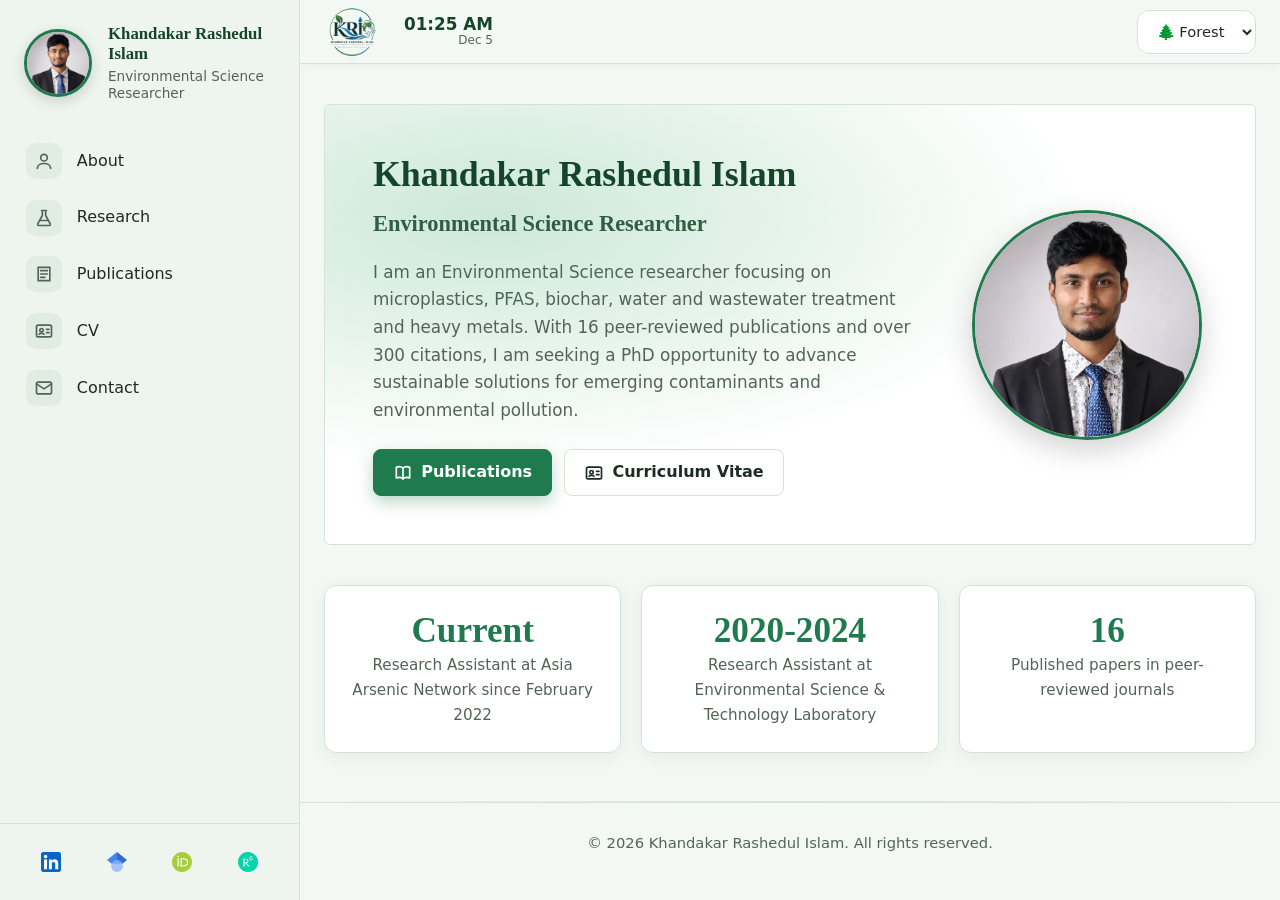
<file: index.html>
<!DOCTYPE html>
<html lang="en">
<head>
  <meta charset="UTF-8">
  <meta name="viewport" content="width=device-width, initial-scale=1">
  <title>Khandakar Rashedul Islam | Environmental Science Researcher</title>
  <meta name="description" content="Academic portfolio of Khandakar Rashedul Islam, an environmental science researcher working on microplastics, emerging contaminants such as PFAS, and environmental remediation.">
  <link rel="stylesheet" href="style.css">
    <link rel="icon" href="assets/logo.png" type="image/png">
</head>
<body>

  <!-- Falling background symbols (filled in by script.js) -->
  <div class="bg-glyphs" id="bg-glyphs" aria-hidden="true"></div>

  <a class="skip-link" href="#main">Skip to content</a>

  <!-- Dark overlay behind the sidebar on tablet and mobile -->
  <div class="sidebar-overlay" id="sidebar-overlay" hidden></div>

  <!-- ===================== SIDEBAR ===================== -->
  <aside class="sidebar" id="sidebar" aria-label="Site menu">

    <button class="icon-btn sidebar-close" id="sidebar-close" type="button" aria-label="Close menu">✕</button>

    <a class="side-brand" href="index.html">
      <!--
        SIDEBAR PHOTO: to use your photo, upload assets/profile.jpg, then replace the <span> line below with:
        <img class="side-avatar" src="assets/profile.jpg" alt="Khandakar Rashedul Islam">
      -->
      <span class="side-avatar" aria-hidden="true">KRI</span>
      <span class="side-brand-text">
        <span class="side-name">Khandakar Rashedul Islam</span>
        <span class="side-title">Environmental Science Researcher</span>
      </span>
    </a>

    <nav class="side-nav" aria-label="Main navigation">
      <ul>
        <li>
          <a href="about.html">
            <span class="nav-icon"><svg class="icon" viewBox="0 0 24 24" aria-hidden="true"><circle cx="12" cy="8" r="4"/><path d="M4 21c0-4 4-6 8-6s8 2 8 6"/></svg></span>
            About
          </a>
        </li>
        <li>
          <a href="research.html">
            <span class="nav-icon"><svg class="icon" viewBox="0 0 24 24" aria-hidden="true"><path d="M9 3h6M10 3v6L4.5 19a1.5 1.5 0 0 0 1.3 2h12.4a1.5 1.5 0 0 0 1.3-2L14 9V3"/><path d="M7 15h10"/></svg></span>
            Research
          </a>
        </li>
        <li>
          <a href="publications.html">
            <span class="nav-icon"><svg class="icon" viewBox="0 0 24 24" aria-hidden="true"><path d="M5 4h14v16H5z"/><path d="M8 8h8M8 12h8M8 16h5"/></svg></span>
            Publications
          </a>
        </li>
        <li>
          <a href="cv.html">
            <span class="nav-icon"><svg class="icon" viewBox="0 0 24 24" aria-hidden="true"><rect x="3" y="5" width="18" height="14" rx="2"/><circle cx="9" cy="11" r="2"/><path d="M6 16c.5-1.5 5.5-1.5 6 0M15 10h3M15 14h3"/></svg></span>
            CV
          </a>
        </li>
        <li>
          <a href="contact.html">
            <span class="nav-icon"><svg class="icon" viewBox="0 0 24 24" aria-hidden="true"><rect x="3" y="5" width="18" height="14" rx="2"/><path d="m3 7 9 6 9-6"/></svg></span>
            Contact
          </a>
        </li>
      </ul>
    </nav>

    <!--
      PROFILE LINKS (bottom of sidebar). This is the ONLY place you need to edit your profile links.
      The buttons in the Contact section copy these automatically.
      To activate an icon: replace href="#contact" with your real link and delete the word is-placeholder.
      To remove an icon: delete its whole <a ...> ... </a> block.
    -->
       <div class="sidebar-links" aria-label="Academic profiles">
      <a class="profile-icon" href="https://www.linkedin.com/in/khandakarrashedulislam/" data-profile="linkedin" title="LinkedIn" aria-label="LinkedIn">
        <img src="assets/icons/linkedin.svg" alt="" width="20" height="20">
      </a>
      <a class="profile-icon" href="https://scholar.google.com/citations?user=u9Iv7xsAAAAJ&amp;hl=en" data-profile="scholar" title="Google Scholar" aria-label="Google Scholar">
        <img src="assets/icons/scholar.svg" alt="" width="20" height="20">
      </a>
      <a class="profile-icon" href="https://orcid.org/0000-0001-8953-0224" data-profile="orcid" title="ORCID" aria-label="ORCID">
        <img src="assets/icons/orcid.svg" alt="" width="20" height="20">
      </a>
      <a class="profile-icon" href="https://www.researchgate.net/profile/Khandakar-Rashedul-Islam-2?ev=hdr_xprf" data-profile="researchgate" title="ResearchGate" aria-label="ResearchGate">
        <img src="assets/icons/researchgate.svg" alt="" width="20" height="20">
      </a>
    </div>

  </aside>

  <!-- ===================== MAIN AREA ===================== -->
  <div class="main-area">

    <!-- Top bar -->
    <header class="topbar">
      <div class="topbar-left">
        <button class="icon-btn menu-btn" id="menu-btn" type="button" aria-label="Open menu" aria-expanded="false" aria-controls="sidebar">
          <span class="menu-bar"></span>
          <span class="menu-bar"></span>
          <span class="menu-bar"></span>
        </button>
        <a class="site-logo" href="index.html" aria-label="Home">
          <img src="assets/logo.png" alt="Khandakar Rashedul Islam logo" width="36" height="36">
        </a>
        <div class="clock">
          <span class="clock-time" id="clock-time">--:--</span>
          <span class="clock-date" id="clock-date"></span>
        </div>
      </div>

      <div class="topbar-right">
        <label class="visually-hidden" for="theme-select">Colour theme</label>
        <select class="theme-select" id="theme-select">
          <option value="forest">🌲 Forest</option> 
          <option value="light">🌞 Light</option>
          <option value="dark">🌙 Dark</option>
         
        </select>
      </div>
    </header>

    <main id="main">

      <!-- ===================== HOME / HERO ===================== -->
      <section class="hero" id="home">
        <div class="container">
          <div class="hero-card reveal">

            <div class="hero-text">
             <!-- <p class="pill"><span class="pill-dot"></span></p> ====== -->
              <h1>Khandakar Rashedul Islam</h1>
              <p class="hero-subtitle">Environmental Science Researcher</p>
              <p class="hero-intro">
               I am an Environmental Science researcher focusing on microplastics, PFAS, biochar, water and wastewater treatment and heavy metals. With 16 peer-reviewed publications and over 300 citations, I am seeking a PhD opportunity to advance sustainable solutions for emerging contaminants and environmental pollution.
              </p>
              <div class="button-row">
                <a class="btn btn-primary" href="publications.html">
                  <svg class="icon" viewBox="0 0 24 24" aria-hidden="true"><path d="M4 5c3-1 6-1 8 1 2-2 5-2 8-1v13c-3-1-6-1-8 1-2-2-5-2-8-1z"/><path d="M12 6v13"/></svg>
                  Publications
                </a>
                <a class="btn btn-outline" href="cv.html">
                  <svg class="icon" viewBox="0 0 24 24" aria-hidden="true"><rect x="3" y="5" width="18" height="14" rx="2"/><circle cx="9" cy="11" r="2"/><path d="M6 16c.5-1.5 5.5-1.5 6 0M15 10h3M15 14h3"/></svg>
                  Curriculum Vitae
                </a>
              </div>
            </div>

            <div class="hero-photo-wrap">
              <!--
                PROFILE PHOTO: this circle is a placeholder.
                To use your photo, upload it as assets/profile.jpg, then DELETE the whole <div class="hero-photo">...</div>
                below and put this single line in its place:
                <img class="hero-photo" src="assets/profile.jpg" alt="Portrait of Khandakar Rashedul Islam">
              -->
              <div class="hero-photo" role="img" aria-label="Profile photo placeholder">
                <span>KRI</span>
              </div>
            </div>

          </div>
        </div>
      </section>

      <!-- ===================== STATISTICS =====================
           To update your numbers later, change the number inside each
           <span class="stat-number"> and the label next to it. -->
      <section class="stats" aria-label="Research at a glance">
        <div class="container stats-grid">

        <div class="card stat reveal">
            <span class="stat-number">Current</span>
            <span class="stat-label">Research Assistant at Asia Arsenic Network since February 2022</span>
          </div>
        <div class="card stat reveal">
            <span class="stat-number">2020-2024</span>
            <span class="stat-label">Research Assistant at Environmental Science & Technology Laboratory</span>
          </div>
          <div class="card stat reveal">
            <span class="stat-number">16</span>
            <span class="stat-label">Published papers in peer-reviewed journals</span>
          </div>
        </div>
      </section>

      <div class="container"><hr class="divider"></div>

</main>

    <!-- ===================== FOOTER ===================== -->
    <footer class="site-footer">
      <div class="container">
        <p>© <span id="current-year">2026</span> Khandakar Rashedul Islam. All rights reserved.</p>
      </div>
    </footer>

  </div>

  <script src="script.js"></script>
</body>
</html>
</file>
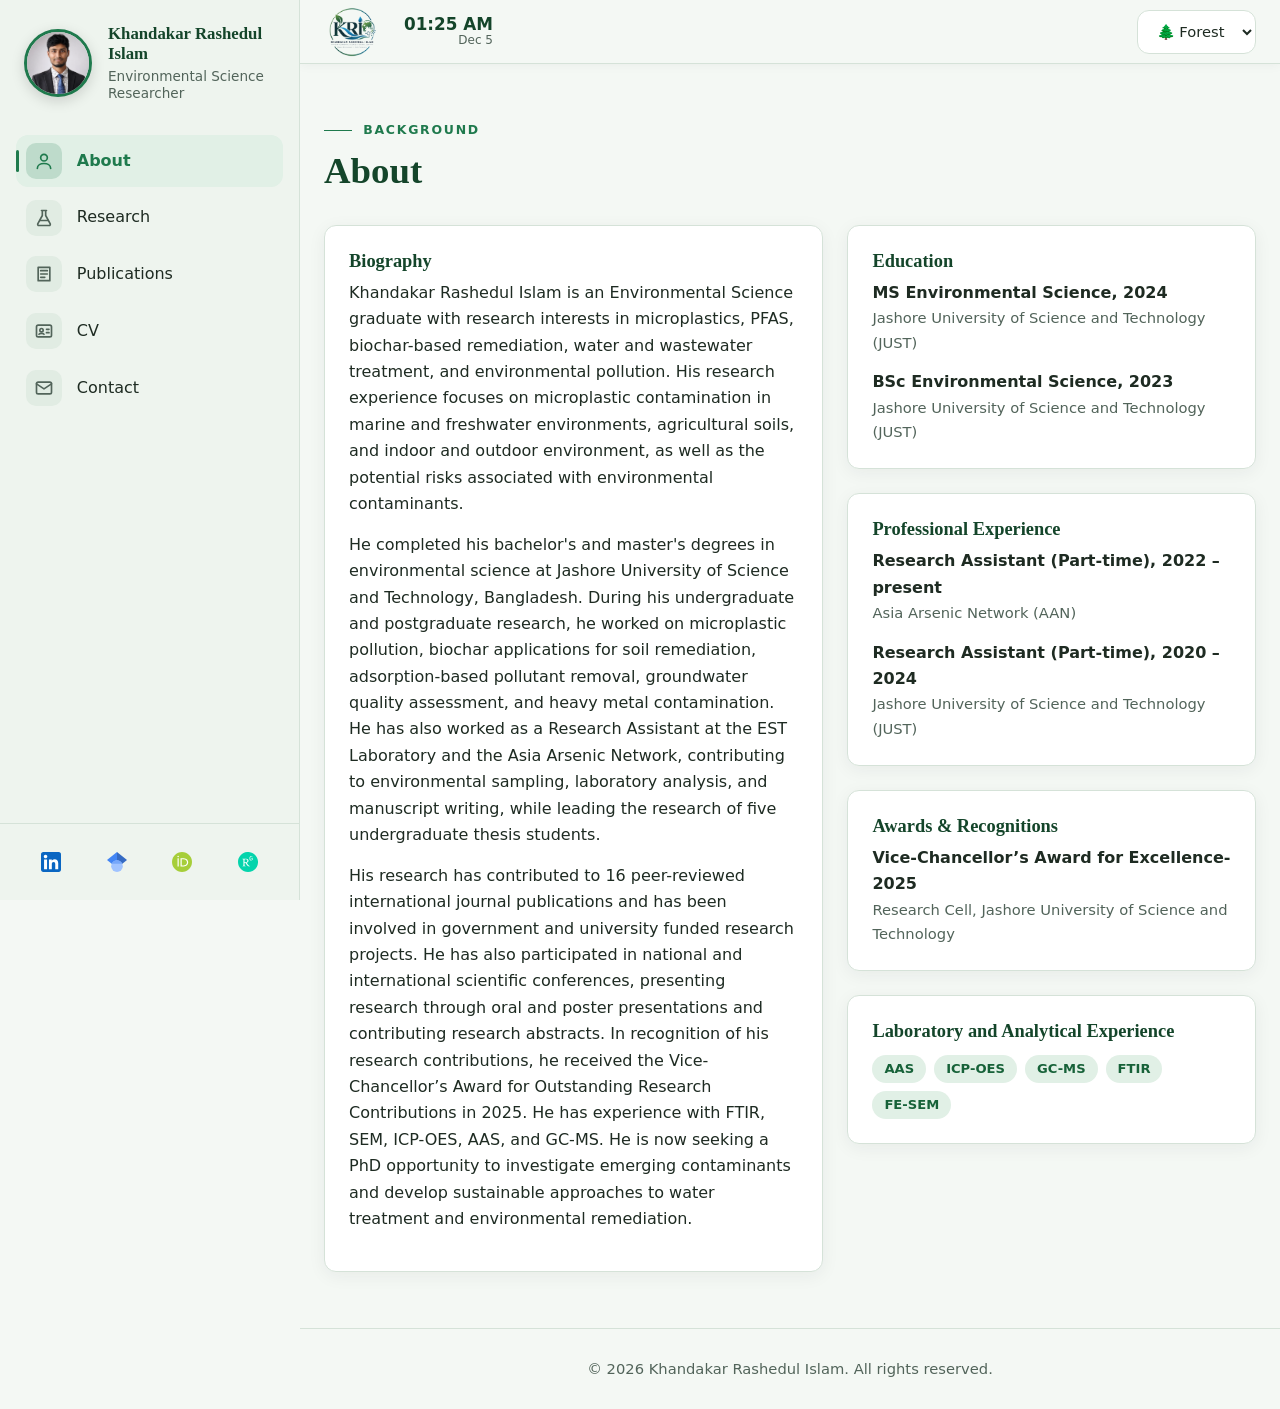
<file: about.html>
<!DOCTYPE html>
<html lang="en">
<head>
  <meta charset="UTF-8">
  <meta name="viewport" content="width=device-width, initial-scale=1">
  <title>About | Khandakar Rashedul Islam</title>
  <meta name="description" content="About Khandakar Rashedul Islam: biography, education, experience and laboratory skills in environmental science.">
  <link rel="stylesheet" href="style.css">
    <link rel="icon" href="assets/logo.png" type="image/png">
</head>
<body>

  <!-- Falling background symbols (filled in by script.js) -->
  <div class="bg-glyphs" id="bg-glyphs" aria-hidden="true"></div>

  <a class="skip-link" href="#main">Skip to content</a>

  <!-- Dark overlay behind the sidebar on tablet and mobile -->
  <div class="sidebar-overlay" id="sidebar-overlay" hidden></div>

  <!-- ===================== SIDEBAR ===================== -->
  <aside class="sidebar" id="sidebar" aria-label="Site menu">

    <button class="icon-btn sidebar-close" id="sidebar-close" type="button" aria-label="Close menu">✕</button>

    <a class="side-brand" href="index.html">
      <!--
        SIDEBAR PHOTO: to use your photo, upload assets/profile.jpg, then replace the <span> line below with:
        <img class="side-avatar" src="assets/profile.jpg" alt="Khandakar Rashedul Islam">
      -->
      <span class="side-avatar" aria-hidden="true">KRI</span>
      <span class="side-brand-text">
        <span class="side-name">Khandakar Rashedul Islam</span>
        <span class="side-title">Environmental Science Researcher</span>
      </span>
    </a>

    <nav class="side-nav" aria-label="Main navigation">
      <ul>
        <li>
          <a href="about.html">
            <span class="nav-icon"><svg class="icon" viewBox="0 0 24 24" aria-hidden="true"><circle cx="12" cy="8" r="4"/><path d="M4 21c0-4 4-6 8-6s8 2 8 6"/></svg></span>
            About
          </a>
        </li>
        <li>
          <a href="research.html">
            <span class="nav-icon"><svg class="icon" viewBox="0 0 24 24" aria-hidden="true"><path d="M9 3h6M10 3v6L4.5 19a1.5 1.5 0 0 0 1.3 2h12.4a1.5 1.5 0 0 0 1.3-2L14 9V3"/><path d="M7 15h10"/></svg></span>
            Research
          </a>
        </li>
        <li>
          <a href="publications.html">
            <span class="nav-icon"><svg class="icon" viewBox="0 0 24 24" aria-hidden="true"><path d="M5 4h14v16H5z"/><path d="M8 8h8M8 12h8M8 16h5"/></svg></span>
            Publications
          </a>
        </li>
        <li>
          <a href="cv.html">
            <span class="nav-icon"><svg class="icon" viewBox="0 0 24 24" aria-hidden="true"><rect x="3" y="5" width="18" height="14" rx="2"/><circle cx="9" cy="11" r="2"/><path d="M6 16c.5-1.5 5.5-1.5 6 0M15 10h3M15 14h3"/></svg></span>
            CV
          </a>
        </li>
        <li>
          <a href="contact.html">
            <span class="nav-icon"><svg class="icon" viewBox="0 0 24 24" aria-hidden="true"><rect x="3" y="5" width="18" height="14" rx="2"/><path d="m3 7 9 6 9-6"/></svg></span>
            Contact
          </a>
        </li>
      </ul>
    </nav>

    <!--
      PROFILE LINKS (bottom of sidebar). This is the ONLY place you need to edit your profile links.
      The buttons in the Contact section copy these automatically.
      To activate an icon: replace href="#contact" with your real link and delete the word is-placeholder.
      To remove an icon: delete its whole <a ...> ... </a> block.
    -->
       <div class="sidebar-links" aria-label="Academic profiles">
      <a class="profile-icon" href="https://www.linkedin.com/in/khandakarrashedulislam/" data-profile="linkedin" title="LinkedIn" aria-label="LinkedIn">
        <img src="assets/icons/linkedin.svg" alt="" width="20" height="20">
      </a>
      <a class="profile-icon" href="https://scholar.google.com/citations?user=u9Iv7xsAAAAJ&amp;hl=en" data-profile="scholar" title="Google Scholar" aria-label="Google Scholar">
        <img src="assets/icons/scholar.svg" alt="" width="20" height="20">
      </a>
      <a class="profile-icon" href="https://orcid.org/0000-0001-8953-0224" data-profile="orcid" title="ORCID" aria-label="ORCID">
        <img src="assets/icons/orcid.svg" alt="" width="20" height="20">
      </a>
      <a class="profile-icon" href="https://www.researchgate.net/profile/Khandakar-Rashedul-Islam-2?ev=hdr_xprf" data-profile="researchgate" title="ResearchGate" aria-label="ResearchGate">
        <img src="assets/icons/researchgate.svg" alt="" width="20" height="20">
      </a>
    </div>

  </aside>

  <!-- ===================== MAIN AREA ===================== -->
  <div class="main-area">

    <!-- Top bar -->
    <header class="topbar">
      <div class="topbar-left">
        <button class="icon-btn menu-btn" id="menu-btn" type="button" aria-label="Open menu" aria-expanded="false" aria-controls="sidebar">
          <span class="menu-bar"></span>
          <span class="menu-bar"></span>
          <span class="menu-bar"></span>
        </button>
        <a class="site-logo" href="index.html" aria-label="Home">
          <img src="assets/logo.png" alt="Khandakar Rashedul Islam logo" width="36" height="36">
        </a>
        <div class="clock">
          <span class="clock-time" id="clock-time">--:--</span>
          <span class="clock-date" id="clock-date"></span>
        </div>
      </div>

      <div class="topbar-right">
        <label class="visually-hidden" for="theme-select">Colour theme</label>
        <select class="theme-select" id="theme-select">
          <option value="forest">🌲 Forest</option> 
          <option value="light">🌞 Light</option>
          <option value="dark">🌙 Dark</option>
         
        </select>
      </div>
    </header>

    <main id="main">

      <!-- ===================== ABOUT ===================== -->
      <section class="section" id="about">
        <div class="container">
          <div class="section-head reveal">
            <p class="eyebrow">Background</p>
            <h2>About</h2>
          </div>

          <div class="about-grid">
            <div class="card reveal">
              <h3>Biography</h3>
              <p>
                Khandakar Rashedul Islam is an Environmental Science graduate with research interests in microplastics, PFAS, biochar-based remediation, water and wastewater treatment, and environmental pollution. 
                His research experience focuses on microplastic contamination in marine and freshwater environments, agricultural soils, and indoor and outdoor environment, 
                as well as the potential risks associated with environmental contaminants.
              </p>
              <p>
                He completed his bachelor's and master's degrees in environmental science at Jashore University of Science and Technology, Bangladesh. 
                During his undergraduate and postgraduate research, he worked on microplastic pollution, biochar applications for soil remediation, 
                adsorption-based pollutant removal, groundwater quality assessment, and heavy metal contamination. He has also worked as a Research Assistant 
                at the EST Laboratory and the Asia Arsenic Network, contributing to environmental sampling, laboratory analysis, and manuscript writing, while leading the research of five undergraduate thesis students.
              </p>
              <p>
               His research has contributed to 16 peer-reviewed international journal publications and has been involved in government and university funded research projects. 
                He has also participated in national and international scientific conferences, presenting research through oral and poster presentations and contributing research 
                abstracts. In recognition of his research contributions, he received the Vice-Chancellor’s Award for Outstanding Research Contributions in 2025. 
                He has experience with FTIR, SEM, ICP-OES, AAS, and GC-MS. 
                He is now seeking a PhD opportunity to investigate emerging contaminants and develop sustainable approaches to water treatment and environmental remediation.
              </p>
            </div>

            <div class="stack">
              <div class="card reveal">
                <h3>Education</h3>
                <ul class="plain-list">
                  <li>
                    <strong>MS Environmental Science, 2024</strong>
                    <span class="item-meta">Jashore University of Science and Technology (JUST)</span>
                  </li>
                  <li>
                    <strong>BSc Environmental Science, 2023</strong>
                    <span class="item-meta">Jashore University of Science and Technology (JUST)</span>
                  </li>
                </ul>
              </div>

              <div class="card reveal">
                <h3>Professional Experience</h3>
                <ul class="plain-list">
                  <li>
                    <strong>Research Assistant (Part-time), 2022 – present</strong>
                    <span class="item-meta">Asia Arsenic Network (AAN) </span>
                  </li>
                  <li>
                    <strong>Research Assistant (Part-time), 2020 – 2024</strong>
                    <span class="item-meta">Jashore University of Science and Technology (JUST)</span>
                  </li>
                </ul>
              </div>
           
              <div class="card reveal">
                <h3>Awards & Recognitions</h3>
                <ul class="plain-list">
                  <li>
                    <strong>Vice-Chancellor’s Award for Excellence-2025</strong>
                    <span class="item-meta">Research Cell, Jashore University of Science and Technology</span>
                  </li>
                </ul>
              </div>

          <div class="card reveal">
            <h3>Laboratory and Analytical Experience</h3>
            <ul class="tag-list">
              <li class="tag">AAS</li>
              <li class="tag">ICP-OES</li>
              <li class="tag">GC-MS</li>
              <li class="tag">FTIR</li>
              <li class="tag">FE-SEM</li>
            </ul>
          </div>
          
            </div>
          </div>

      </section>

</main>

    <!-- ===================== FOOTER ===================== -->
    <footer class="site-footer">
      <div class="container">
        <p>© <span id="current-year">2026</span> Khandakar Rashedul Islam. All rights reserved.</p>
      </div>
    </footer>

  </div>

  <script src="script.js"></script>
</body>
</html>
</file>
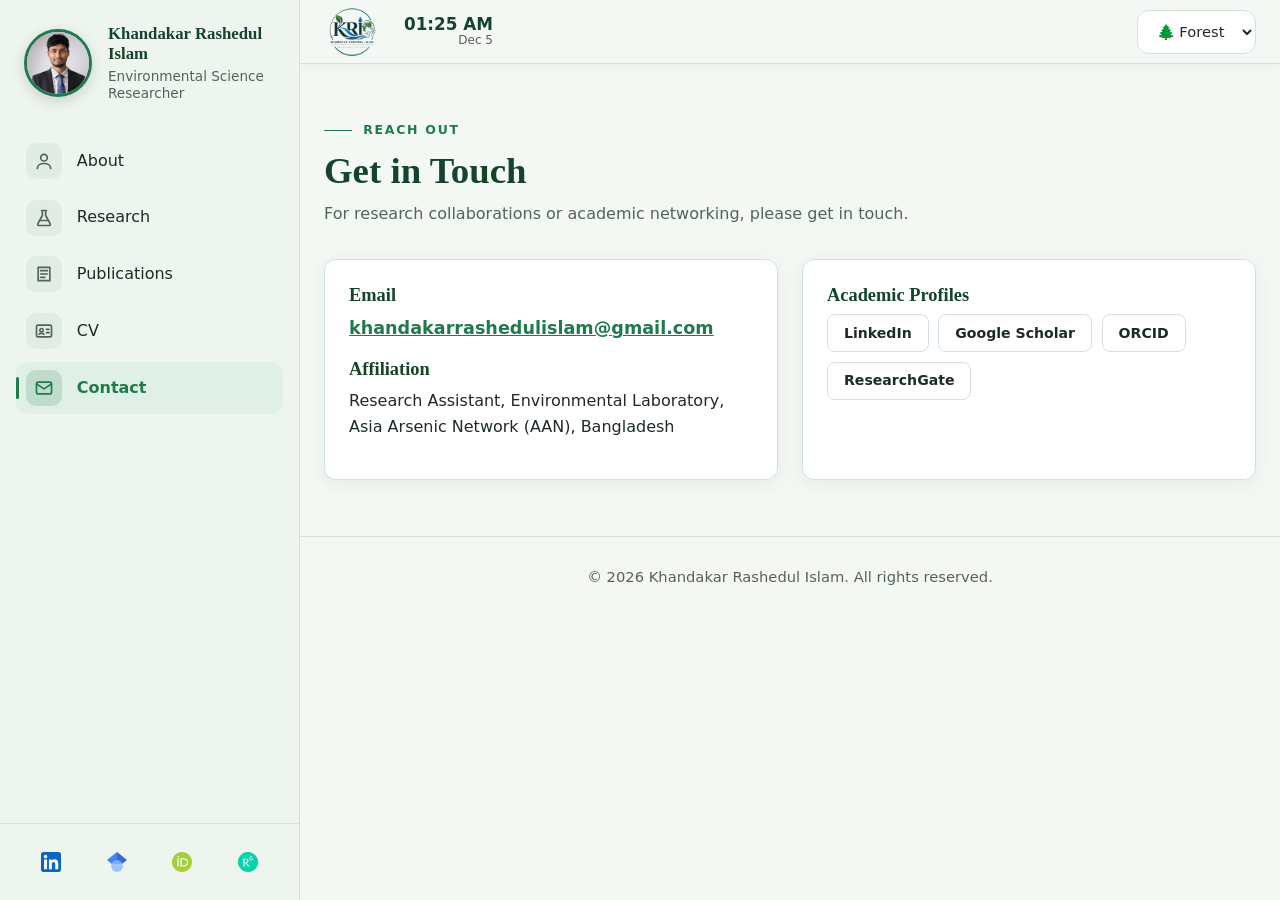
<file: contact.html>
<!DOCTYPE html>
<html lang="en">
<head>
  <meta charset="UTF-8">
  <meta name="viewport" content="width=device-width, initial-scale=1">
  <title>Contact | Khandakar Rashedul Islam</title>
  <meta name="description" content="Contact Khandakar Rashedul Islam for research collaborations and academic networking.">
  <link rel="stylesheet" href="style.css">
    <link rel="icon" href="assets/logo.png" type="image/png">
</head>
<body>

  <!-- Falling background symbols (filled in by script.js) -->
  <div class="bg-glyphs" id="bg-glyphs" aria-hidden="true"></div>

  <a class="skip-link" href="#main">Skip to content</a>

  <!-- Dark overlay behind the sidebar on tablet and mobile -->
  <div class="sidebar-overlay" id="sidebar-overlay" hidden></div>

  <!-- ===================== SIDEBAR ===================== -->
  <aside class="sidebar" id="sidebar" aria-label="Site menu">

    <button class="icon-btn sidebar-close" id="sidebar-close" type="button" aria-label="Close menu">✕</button>

    <a class="side-brand" href="index.html">
      <!--
        SIDEBAR PHOTO: to use your photo, upload assets/profile.jpg, then replace the <span> line below with:
        <img class="side-avatar" src="assets/profile.jpg" alt="Khandakar Rashedul Islam">
      -->
      <span class="side-avatar" aria-hidden="true">KRI</span>
      <span class="side-brand-text">
        <span class="side-name">Khandakar Rashedul Islam</span>
        <span class="side-title">Environmental Science Researcher</span>
      </span>
    </a>

    <nav class="side-nav" aria-label="Main navigation">
      <ul>
        <li>
          <a href="about.html">
            <span class="nav-icon"><svg class="icon" viewBox="0 0 24 24" aria-hidden="true"><circle cx="12" cy="8" r="4"/><path d="M4 21c0-4 4-6 8-6s8 2 8 6"/></svg></span>
            About
          </a>
        </li>
        <li>
          <a href="research.html">
            <span class="nav-icon"><svg class="icon" viewBox="0 0 24 24" aria-hidden="true"><path d="M9 3h6M10 3v6L4.5 19a1.5 1.5 0 0 0 1.3 2h12.4a1.5 1.5 0 0 0 1.3-2L14 9V3"/><path d="M7 15h10"/></svg></span>
            Research
          </a>
        </li>
        <li>
          <a href="publications.html">
            <span class="nav-icon"><svg class="icon" viewBox="0 0 24 24" aria-hidden="true"><path d="M5 4h14v16H5z"/><path d="M8 8h8M8 12h8M8 16h5"/></svg></span>
            Publications
          </a>
        </li>
        <li>
          <a href="cv.html">
            <span class="nav-icon"><svg class="icon" viewBox="0 0 24 24" aria-hidden="true"><rect x="3" y="5" width="18" height="14" rx="2"/><circle cx="9" cy="11" r="2"/><path d="M6 16c.5-1.5 5.5-1.5 6 0M15 10h3M15 14h3"/></svg></span>
            CV
          </a>
        </li>
        <li>
          <a href="contact.html">
            <span class="nav-icon"><svg class="icon" viewBox="0 0 24 24" aria-hidden="true"><rect x="3" y="5" width="18" height="14" rx="2"/><path d="m3 7 9 6 9-6"/></svg></span>
            Contact
          </a>
        </li>
      </ul>
    </nav>

    <!--
      PROFILE LINKS (bottom of sidebar). This is the ONLY place you need to edit your profile links.
      The buttons in the Contact section copy these automatically.
      To activate an icon: replace href="#contact" with your real link and delete the word is-placeholder.
      To remove an icon: delete its whole <a ...> ... </a> block.
    -->
       <div class="sidebar-links" aria-label="Academic profiles">
      <a class="profile-icon" href="https://www.linkedin.com/in/khandakarrashedulislam/" data-profile="linkedin" title="LinkedIn" aria-label="LinkedIn">
        <img src="assets/icons/linkedin.svg" alt="" width="20" height="20">
      </a>
      <a class="profile-icon" href="https://scholar.google.com/citations?user=u9Iv7xsAAAAJ&amp;hl=en" data-profile="scholar" title="Google Scholar" aria-label="Google Scholar">
        <img src="assets/icons/scholar.svg" alt="" width="20" height="20">
      </a>
      <a class="profile-icon" href="https://orcid.org/0000-0001-8953-0224" data-profile="orcid" title="ORCID" aria-label="ORCID">
        <img src="assets/icons/orcid.svg" alt="" width="20" height="20">
      </a>
      <a class="profile-icon" href="https://www.researchgate.net/profile/Khandakar-Rashedul-Islam-2?ev=hdr_xprf" data-profile="researchgate" title="ResearchGate" aria-label="ResearchGate">
        <img src="assets/icons/researchgate.svg" alt="" width="20" height="20">
      </a>
    </div>

  </aside>

  <!-- ===================== MAIN AREA ===================== -->
  <div class="main-area">

    <!-- Top bar -->
    <header class="topbar">
      <div class="topbar-left">
        <button class="icon-btn menu-btn" id="menu-btn" type="button" aria-label="Open menu" aria-expanded="false" aria-controls="sidebar">
          <span class="menu-bar"></span>
          <span class="menu-bar"></span>
          <span class="menu-bar"></span>
        </button>
        <a class="site-logo" href="index.html" aria-label="Home">
          <img src="assets/logo.png" alt="Khandakar Rashedul Islam logo" width="36" height="36">
        </a>
        <div class="clock">
          <span class="clock-time" id="clock-time">--:--</span>
          <span class="clock-date" id="clock-date"></span>
        </div>
      </div>

      <div class="topbar-right">
        <label class="visually-hidden" for="theme-select">Colour theme</label>
        <select class="theme-select" id="theme-select">
          <option value="forest">🌲 Forest</option> 
          <option value="light">🌞 Light</option>
          <option value="dark">🌙 Dark</option>
         
        </select>
      </div>
    </header>

    <main id="main">

      <!-- ===================== CONTACT ===================== -->
      <section class="section" id="contact">
        <div class="container">
          <div class="section-head reveal">
            <p class="eyebrow">Reach out</p>
            <h2>Get in Touch</h2>
            <p class="section-lead">
              For research collaborations or academic networking, please get in touch.
            </p>
          </div>

          <div class="contact-grid">
            <div class="card reveal">
              <h3>Email</h3>
              <!-- To activate: replace the href and the text with your email, and delete is-placeholder.
                   Example: <a href="mailto:name@example.com">name@example.com</a> -->
              <p class="contact-email"><a href="mailto:khandakarrashedulislam@gmail.com">khandakarrashedulislam@gmail.com</a> </p>
              <h3>Affiliation</h3>
              <p>Research Assistant, Environmental Laboratory, Asia Arsenic Network (AAN), Bangladesh</p>
            </div>

            <div class="card reveal">
              <h3>Academic Profiles</h3>
              <!-- These buttons copy their links from the sidebar icons automatically. Do not edit them here. -->
              <ul class="link-list">
                <li><a class="btn btn-outline btn-small profile-sync is-placeholder" href="#contact" data-profile="linkedin">LinkedIn</a></li>               
                <li><a class="btn btn-outline btn-small profile-sync is-placeholder" href="#contact" data-profile="scholar">Google Scholar</a></li>
                <li><a class="btn btn-outline btn-small profile-sync is-placeholder" href="#contact" data-profile="orcid">ORCID</a></li>
                <li><a class="btn btn-outline btn-small profile-sync is-placeholder" href="#contact" data-profile="researchgate">ResearchGate</a></li>
              </ul>
            </div>
          </div>
        </div>
      </section>

</main>

    <!-- ===================== FOOTER ===================== -->
    <footer class="site-footer">
      <div class="container">
        <p>© <span id="current-year">2026</span> Khandakar Rashedul Islam. All rights reserved.</p>
      </div>
    </footer>

  </div>

  <script src="script.js"></script>
</body>
</html>
</file>
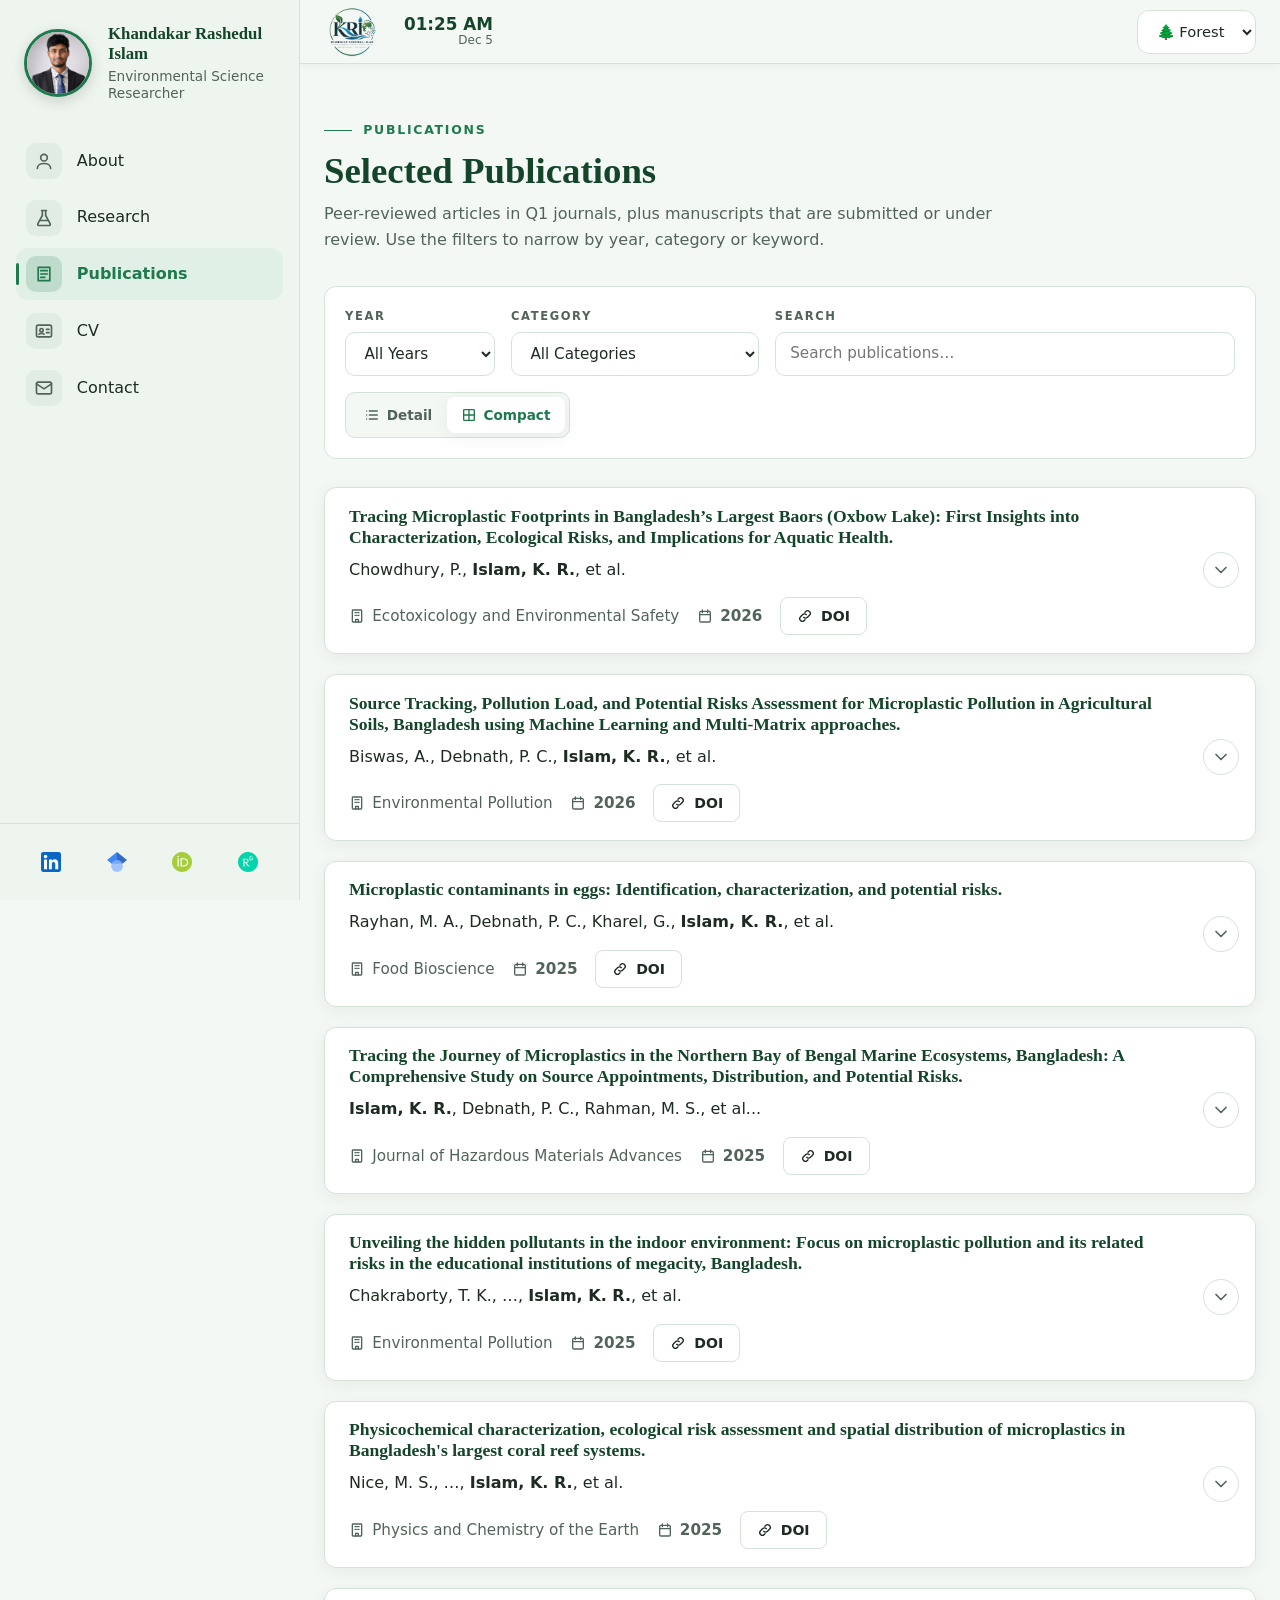
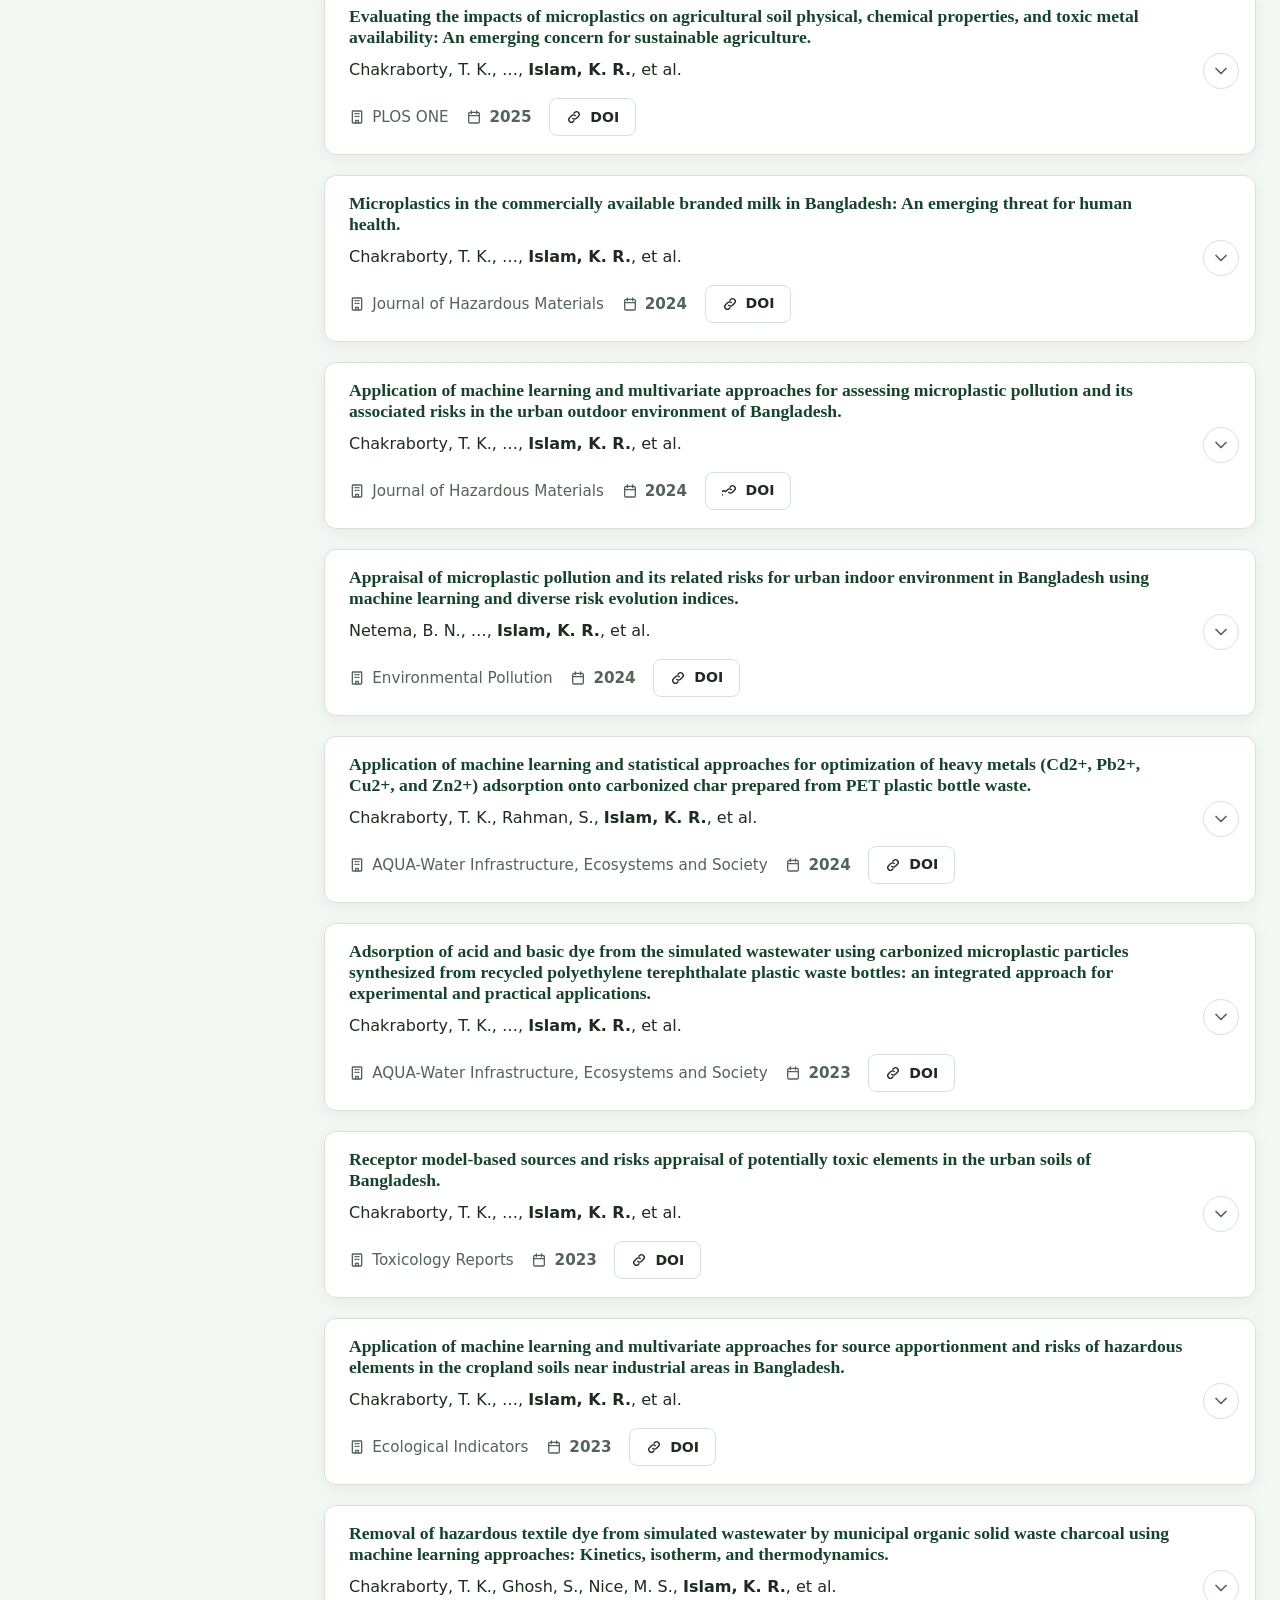
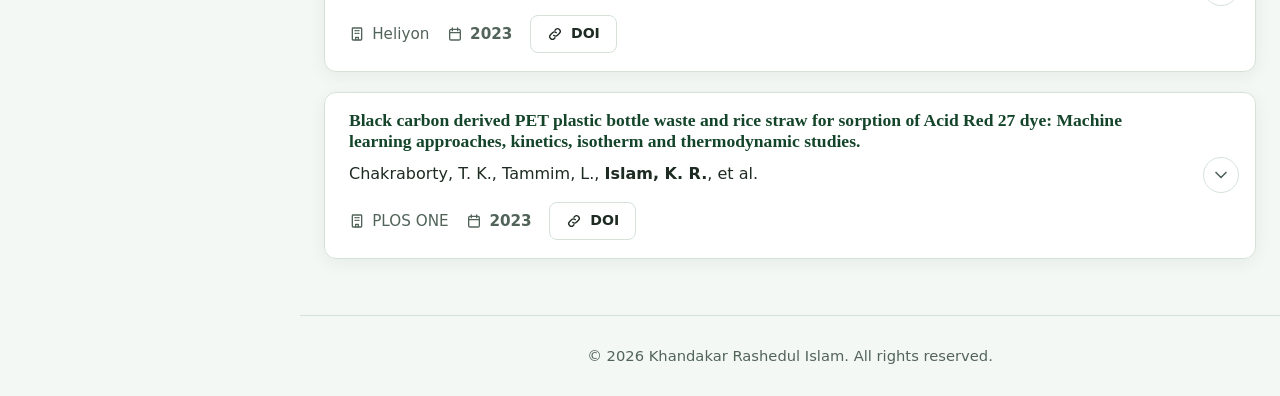
<file: publications.html>
<!DOCTYPE html>
<html lang="en">
<head>
  <meta charset="UTF-8">
  <meta name="viewport" content="width=device-width, initial-scale=1">
  <title>Publications | Khandakar Rashedul Islam</title>
  <meta name="description" content="Peer-reviewed publications of Khandakar Rashedul Islam on microplastics, adsorption and potentially toxic elements.">
  <link rel="stylesheet" href="style.css">
    <link rel="icon" href="assets/logo.png" type="image/png">
</head>
<body>

  <!-- Falling background symbols (filled in by script.js) -->
  <div class="bg-glyphs" id="bg-glyphs" aria-hidden="true"></div>

  <a class="skip-link" href="#main">Skip to content</a>

  <!-- Dark overlay behind the sidebar on tablet and mobile -->
  <div class="sidebar-overlay" id="sidebar-overlay" hidden></div>

  <!-- ===================== SIDEBAR ===================== -->
  <aside class="sidebar" id="sidebar" aria-label="Site menu">

    <button class="icon-btn sidebar-close" id="sidebar-close" type="button" aria-label="Close menu">✕</button>

    <a class="side-brand" href="index.html">
      <!--
        SIDEBAR PHOTO: to use your photo, upload assets/profile.jpg, then replace the <span> line below with:
        <img class="side-avatar" src="assets/profile.jpg" alt="Khandakar Rashedul Islam">
      -->
      <span class="side-avatar" aria-hidden="true">KRI</span>
      <span class="side-brand-text">
        <span class="side-name">Khandakar Rashedul Islam</span>
        <span class="side-title">Environmental Science Researcher</span>
      </span>
    </a>

    <nav class="side-nav" aria-label="Main navigation">
      <ul>
        <li>
          <a href="about.html">
            <span class="nav-icon"><svg class="icon" viewBox="0 0 24 24" aria-hidden="true"><circle cx="12" cy="8" r="4"/><path d="M4 21c0-4 4-6 8-6s8 2 8 6"/></svg></span>
            About
          </a>
        </li>
        <li>
          <a href="research.html">
            <span class="nav-icon"><svg class="icon" viewBox="0 0 24 24" aria-hidden="true"><path d="M9 3h6M10 3v6L4.5 19a1.5 1.5 0 0 0 1.3 2h12.4a1.5 1.5 0 0 0 1.3-2L14 9V3"/><path d="M7 15h10"/></svg></span>
            Research
          </a>
        </li>
        <li>
          <a href="publications.html">
            <span class="nav-icon"><svg class="icon" viewBox="0 0 24 24" aria-hidden="true"><path d="M5 4h14v16H5z"/><path d="M8 8h8M8 12h8M8 16h5"/></svg></span>
            Publications
          </a>
        </li>
        <li>
          <a href="cv.html">
            <span class="nav-icon"><svg class="icon" viewBox="0 0 24 24" aria-hidden="true"><rect x="3" y="5" width="18" height="14" rx="2"/><circle cx="9" cy="11" r="2"/><path d="M6 16c.5-1.5 5.5-1.5 6 0M15 10h3M15 14h3"/></svg></span>
            CV
          </a>
        </li>
        <li>
          <a href="contact.html">
            <span class="nav-icon"><svg class="icon" viewBox="0 0 24 24" aria-hidden="true"><rect x="3" y="5" width="18" height="14" rx="2"/><path d="m3 7 9 6 9-6"/></svg></span>
            Contact
          </a>
        </li>
      </ul>
    </nav>

    <!--
      PROFILE LINKS (bottom of sidebar). This is the ONLY place you need to edit your profile links.
      The buttons in the Contact section copy these automatically.
      To activate an icon: replace href="#contact" with your real link and delete the word is-placeholder.
      To remove an icon: delete its whole <a ...> ... </a> block.
    -->
       <div class="sidebar-links" aria-label="Academic profiles">
      <a class="profile-icon" href="https://www.linkedin.com/in/khandakarrashedulislam/" data-profile="linkedin" title="LinkedIn" aria-label="LinkedIn">
        <img src="assets/icons/linkedin.svg" alt="" width="20" height="20">
      </a>
      <a class="profile-icon" href="https://scholar.google.com/citations?user=u9Iv7xsAAAAJ&amp;hl=en" data-profile="scholar" title="Google Scholar" aria-label="Google Scholar">
        <img src="assets/icons/scholar.svg" alt="" width="20" height="20">
      </a>
      <a class="profile-icon" href="https://orcid.org/0000-0001-8953-0224" data-profile="orcid" title="ORCID" aria-label="ORCID">
        <img src="assets/icons/orcid.svg" alt="" width="20" height="20">
      </a>
      <a class="profile-icon" href="https://www.researchgate.net/profile/Khandakar-Rashedul-Islam-2?ev=hdr_xprf" data-profile="researchgate" title="ResearchGate" aria-label="ResearchGate">
        <img src="assets/icons/researchgate.svg" alt="" width="20" height="20">
      </a>
    </div>

  </aside>

  <!-- ===================== MAIN AREA ===================== -->
  <div class="main-area">

    <!-- Top bar -->
    <header class="topbar">
      <div class="topbar-left">
        <button class="icon-btn menu-btn" id="menu-btn" type="button" aria-label="Open menu" aria-expanded="false" aria-controls="sidebar">
          <span class="menu-bar"></span>
          <span class="menu-bar"></span>
          <span class="menu-bar"></span>
        </button>
        <a class="site-logo" href="index.html" aria-label="Home">
          <img src="assets/logo.png" alt="Khandakar Rashedul Islam logo" width="36" height="36">
        </a>
        <div class="clock">
          <span class="clock-time" id="clock-time">--:--</span>
          <span class="clock-date" id="clock-date"></span>
        </div>
      </div>

      <div class="topbar-right">
        <label class="visually-hidden" for="theme-select">Colour theme</label>
        <select class="theme-select" id="theme-select">
          <option value="forest">🌲 Forest</option> 
          <option value="light">🌞 Light</option>
          <option value="dark">🌙 Dark</option>
         
        </select>
      </div>
    </header>

    <main id="main">

      <!-- ===================== PUBLICATIONS ===================== -->
      <section class="section" id="publications">
        <div class="container">
          <div class="section-head reveal">
            <p class="eyebrow">Publications</p>
            <h2>Selected Publications</h2>
            <p class="section-lead">
              Peer-reviewed articles in Q1 journals, plus manuscripts that are submitted or under review. Use the filters to narrow by year, category or keyword.
            </p>
          </div>

          <!-- Filter panel. The Year and Category lists fill themselves in from your entries below. -->
          <div class="filter-panel reveal" role="search">
            <div class="field">
              <label class="field-label" for="pub-year">Year</label>
              <select class="field-input" id="pub-year">
                <option value="all">All Years</option>
              </select>
            </div>
            <div class="field">
              <label class="field-label" for="pub-category">Category</label>
              <select class="field-input" id="pub-category">
                <option value="all">All Categories</option>
              </select>
            </div>
            <div class="field field-grow">
              <label class="field-label" for="pub-search">Search</label>
              <input class="field-input" id="pub-search" type="search" placeholder="Search publications…" autocomplete="off">
            </div>
            <div class="view-toggle" role="group" aria-label="Publication view">
              <button class="view-btn" type="button" data-view="detail" aria-pressed="true">
                <svg class="icon icon-sm" viewBox="0 0 24 24" aria-hidden="true"><path d="M8 6h12M8 12h12M8 18h12M4 6h.01M4 12h.01M4 18h.01"/></svg>
                Detail
              </button>
              <button class="view-btn" type="button" data-view="compact" aria-pressed="false">
                <svg class="icon icon-sm" viewBox="0 0 24 24" aria-hidden="true"><rect x="4" y="4" width="16" height="16" rx="1"/><path d="M4 12h16M12 4v16"/></svg>
                Compact
              </button>
            </div>
          </div>

          <!--
            HOW TO ADD A PUBLICATION
            Copy one complete <article class="card pub-card ..."> ... </article> block, paste it below the last one,
            and edit the text. You only edit the visible text. The filters read these parts automatically:
              - the year          (the text inside class="pub-year", four digits like 2025)
              - the category      (the text inside class="pub-category")
              - everything else   (used by the search box)
            Type badge: change the word Journal / Preprint / Under review, and the class word:
              type-journal   type-preprint   type-review
            To add a PDF button: copy the DOI <a ...> line, change the word DOI to PDF and use the PDF link.
          -->
          <div class="pub-list">

<!-- ENTRY 1 -->
<article class="card pub-card is-open reveal">
  <div class="pub-main">
    <h3 class="pub-title">Tracing Microplastic Footprints in Bangladesh’s Largest Baors (Oxbow Lake): First Insights into Characterization, Ecological Risks, and Implications for Aquatic Health.</h3>
    <p>Chowdhury, P., <strong>Islam, K. R.</strong>, et al.</p>
    <div class="pub-meta">
      <span class="type-badge type-journal">Journal</span>
      <span class="meta-item">
        <svg class="icon icon-sm" viewBox="0 0 24 24" aria-hidden="true"><rect x="5" y="3" width="14" height="18" rx="1"/><path d="M9 7h2M13 7h2M9 11h2M13 11h2M10 21v-4h4v4"/></svg>
        <span class="pub-journal">Ecotoxicology and Environmental Safety</span>
      </span>
      <span class="meta-item">
        <svg class="icon icon-sm" viewBox="0 0 24 24" aria-hidden="true"><rect x="4" y="5" width="16" height="16" rx="2"/><path d="M4 10h16M8 3v4M16 3v4"/></svg>
        <span class="pub-year">2026</span>
      </span>
      <span class="meta-item">
        <svg class="icon icon-sm" viewBox="0 0 24 24" aria-hidden="true"><path d="m12 3 9 5-9 5-9-5z"/><path d="m3 13 9 5 9-5"/></svg>
        <span class="pub-category">Microplastics</span>
      </span>
    </div>
    <div class="pub-extra">
      <ul class="tag-list pub-tags">
        <li class="tag">Oxbow lakes</li>
        <li class="tag">Ecological risks</li>
      </ul>
      <p class="pub-summary">This study examined microplastic (MP) contamination and associated ecological and dietary exposure risks in water, sediment, and fish from three oxbow lakes- Bukbhara, Marjat, and Jhanpa in southwestern Bangladesh. The study analyzed 75 water samples, 75 sediment samples, and 45 fish using microscopy, ATR-FTIR, SEM-EDS, and pollution-risk indices. MP concentrations ranged from 36–356 items/L in water and 398–2,763 items/kg in sediment, while fish contained 3–24 items/individual. Fibers predominated, and polyethylene (38%) and polypropylene (21%) were the leading polymers. Risk indices indicated moderate-to-severe contamination, and estimated dietary exposure suggested children ingest MPs via fish at 3.67 times the adult rate.
</p>
      <div class="pub-links">
        <a class="btn btn-outline btn-small" href="https://doi.org/10.1016/j.ecoenv.2026.119820" target="_blank" rel="noopener noreferrer">
          <svg class="icon icon-sm" viewBox="0 0 24 24" aria-hidden="true"><path d="M10 14a4 4 0 0 0 5.7 0l3-3a4 4 0 0 0-5.7-5.7l-1 1"/><path d="M14 10a4 4 0 0 0-5.7 0l-3 3a4 4 0 0 0 5.7 5.7l1-1"/></svg>
          DOI
        </a>
      </div>
    </div>
  </div>
  <button class="pub-toggle" type="button" aria-expanded="true" aria-label="Collapse details">
    <svg class="icon" viewBox="0 0 24 24" aria-hidden="true"><path d="m6 15 6-6 6 6"/></svg>
  </button>
</article>

<!-- ENTRY 2 -->
<article class="card pub-card is-open reveal">
  <div class="pub-main">
    <h3 class="pub-title">Source Tracking, Pollution Load, and Potential Risks Assessment for Microplastic Pollution in Agricultural Soils, Bangladesh using Machine Learning and Multi-Matrix approaches.</h3>
    <p>Biswas, A., Debnath, P. C., <strong>Islam, K. R.</strong>, et al.</p>
    <div class="pub-meta">
      <span class="type-badge type-journal">Journal</span>
      <span class="meta-item">
        <svg class="icon icon-sm" viewBox="0 0 24 24" aria-hidden="true"><rect x="5" y="3" width="14" height="18" rx="1"/><path d="M9 7h2M13 7h2M9 11h2M13 11h2M10 21v-4h4v4"/></svg>
        <span class="pub-journal">Environmental Pollution</span>
      </span>
      <span class="meta-item">
        <svg class="icon icon-sm" viewBox="0 0 24 24" aria-hidden="true"><rect x="4" y="5" width="16" height="16" rx="2"/><path d="M4 10h16M8 3v4M16 3v4"/></svg>
        <span class="pub-year">2026</span>
      </span>
      <span class="meta-item">
        <svg class="icon icon-sm" viewBox="0 0 24 24" aria-hidden="true"><path d="m12 3 9 5-9 5-9-5z"/><path d="m3 13 9 5 9-5"/></svg>
        <span class="pub-category">Microplastics</span>
      </span>
    </div>
    <div class="pub-extra">
      <ul class="tag-list pub-tags">
        <li class="tag">Agricultural soils</li>
        <li class="tag">Machine learning</li>
      </ul>
      <p class="pub-summary">This study assessed microplastic (MP) contamination, potential sources, and ecological risks in agricultural soils across eight upazilas of Jashore, Bangladesh. Sixty-four soil samples collected in 2024 were examined using microscopy, ATR-FTIR, SEM-EDS, pollution indices, multivariate analysis, and machine learning. Mean abundance reached 2,887.81 ± 1,027.23 MPs/kg dry soil. Fibers dominated (85%), 0.1–0.5 mm particles were most common (40%), and polyethylene was the leading polymer (41.35%). Risk indices indicated substantial contamination, with 81% of the study area classified as having very high ecological risk. Random Forest and XGBoost identified soil electrical conductivity, salinity, pH, organic carbon, and texture as key predictors, while agricultural plastic use and bio-fertilizers emerged as potential sources.
</p>
      <div class="pub-links">
        <a class="btn btn-outline btn-small" href="https://doi.org/10.1016/j.envpol.2026.127669" target="_blank" rel="noopener noreferrer">
          <svg class="icon icon-sm" viewBox="0 0 24 24" aria-hidden="true"><path d="M10 14a4 4 0 0 0 5.7 0l3-3a4 4 0 0 0-5.7-5.7l-1 1"/><path d="M14 10a4 4 0 0 0-5.7 0l-3 3a4 4 0 0 0 5.7 5.7l1-1"/></svg>
          DOI
        </a>
      </div>
    </div>
  </div>
  <button class="pub-toggle" type="button" aria-expanded="true" aria-label="Collapse details">
    <svg class="icon" viewBox="0 0 24 24" aria-hidden="true"><path d="m6 15 6-6 6 6"/></svg>
  </button>
</article>

<!-- ENTRY 3 -->
<article class="card pub-card is-open reveal">
  <div class="pub-main">
    <h3 class="pub-title">Microplastic contaminants in eggs: Identification, characterization, and potential risks.</h3>
    <p>Rayhan, M. A., Debnath, P. C., Kharel, G., <strong>Islam, K. R.</strong>, et al.</p>
    <div class="pub-meta">
      <span class="type-badge type-journal">Journal</span>
      <span class="meta-item">
        <svg class="icon icon-sm" viewBox="0 0 24 24" aria-hidden="true"><rect x="5" y="3" width="14" height="18" rx="1"/><path d="M9 7h2M13 7h2M9 11h2M13 11h2M10 21v-4h4v4"/></svg>
        <span class="pub-journal">Food Bioscience</span>
      </span>
      <span class="meta-item">
        <svg class="icon icon-sm" viewBox="0 0 24 24" aria-hidden="true"><rect x="4" y="5" width="16" height="16" rx="2"/><path d="M4 10h16M8 3v4M16 3v4"/></svg>
        <span class="pub-year">2025</span>
      </span>
      <span class="meta-item">
        <svg class="icon icon-sm" viewBox="0 0 24 24" aria-hidden="true"><path d="m12 3 9 5-9 5-9-5z"/><path d="m3 13 9 5 9-5"/></svg>
        <span class="pub-category">Microplastics</span>
      </span>
    </div>
    <div class="pub-extra">
      <ul class="tag-list pub-tags">
        <li class="tag">Food contamination</li>
        <li class="tag">Potential risks</li>
      </ul>
      <p class="pub-summary">This study investigated microplastic (MP) contamination in 60 farmed and locally sourced eggs (layer, broiler, duck, and home hen) collected in southwestern Bangladesh. Particles were characterized using optical microscopy, Raman spectroscopy, and ATR-FTIR, while pollution indices and artificial neural networks supported risk assessment. MPs occurred in all egg categories, averaging 10.77 ± 3.77 MPs/egg, with the highest abundance in layer eggs (13.47 ± 3.70 MPs/egg) and the lowest in home-hen eggs (7.67 ± 2.72 MPs/egg). Fibers predominated, particles measured 18–69 μm, and polyethylene accounted for 75% of identified polymers. Risk indices indicated considerable-to-severe contamination, while estimated dietary exposure was up to 3.31 times higher in toddlers than adults, highlighting the need for food-safety monitoring.</p>
      <div class="pub-links">
        <a class="btn btn-outline btn-small" href="https://doi.org/10.1016/j.fbio.2025.108163" target="_blank" rel="noopener noreferrer">
          <svg class="icon icon-sm" viewBox="0 0 24 24" aria-hidden="true"><path d="M10 14a4 4 0 0 0 5.7 0l3-3a4 4 0 0 0-5.7-5.7l-1 1"/><path d="M14 10a4 4 0 0 0-5.7 0l-3 3a4 4 0 0 0 5.7 5.7l1-1"/></svg>
          DOI
        </a>
      </div>
    </div>
  </div>
  <button class="pub-toggle" type="button" aria-expanded="true" aria-label="Collapse details">
    <svg class="icon" viewBox="0 0 24 24" aria-hidden="true"><path d="m6 15 6-6 6 6"/></svg>
  </button>
</article>
            <!-- ENTRY 4 (placeholder) -->
            <article class="card pub-card is-open reveal">
              <div class="pub-main">
                <h3 class="pub-title">Tracing the Journey of Microplastics in the Northern Bay of Bengal Marine Ecosystems, Bangladesh: A Comprehensive Study on Source Appointments, Distribution, and Potential Risks.</h3>
                <p><strong>Islam, K. R.</strong>, Debnath, P. C., Rahman, M. S., et al...</p>
                <div class="pub-meta">
                  <span class="type-badge type-journal">Journal</span>
                  <span class="type-badge type-placeholder">Placeholder</span>
                  <span class="meta-item">
                    <svg class="icon icon-sm" viewBox="0 0 24 24" aria-hidden="true"><rect x="5" y="3" width="14" height="18" rx="1"/><path d="M9 7h2M13 7h2M9 11h2M13 11h2M10 21v-4h4v4"/></svg>
                    <span class="pub-journal">Journal of Hazardous Materials Advances</span>
                  </span>
                  <span class="meta-item">
                    <svg class="icon icon-sm" viewBox="0 0 24 24" aria-hidden="true"><rect x="4" y="5" width="16" height="16" rx="2"/><path d="M4 10h16M8 3v4M16 3v4"/></svg>
                    <span class="pub-year">2025</span>
                  </span>
                  <span class="meta-item">
                    <svg class="icon icon-sm" viewBox="0 0 24 24" aria-hidden="true"><path d="m12 3 9 5-9 5-9-5z"/><path d="m3 13 9 5 9-5"/></svg>
                    <span class="pub-category">Microplastics</span>
                  </span>
                </div>
                <div class="pub-extra">
                  <ul class="tag-list pub-tags">
                    <li class="tag">Microplastic</li>
                    <li class="tag">Ecological risks</li>
                  </ul>
                  <p class="pub-summary">This study assessed the occurrence, characteristics, and ecological risks of microplastics (MPs) in water, sediment, and biota from Kuakata Sea Beach, Bangladesh. Samples from 12 locations were analysed using sieving, wet peroxide digestion, density separation, optical microscopy, and FTIR spectroscopy. MP concentrations were higher in sediment (362.1 ± 50.1 MPs/kg) than in water (145.5 ± 40.7 MPs/L) and biota. Fibers and films were the dominant shapes, while polyethylene (PE) was the most frequently identified polymer. Pollution indices indicated moderate to severe contamination, highlighting the need for continued monitoring and targeted mitigation. These findings establish a baseline for assessing MP pollution and potential ecological risks in Kuakata.</p>
                  <div class="pub-links">
                    <!-- To activate: replace href with your DOI link and delete the word is-placeholder -->
                    <a class="btn btn-outline btn-small" href="https://doi.org/10.1016/j.hazadv.2025.100829">
                      <svg class="icon icon-sm" viewBox="0 0 24 24" aria-hidden="true"><path d="M10 14a4 4 0 0 0 5.7 0l3-3a4 4 0 0 0-5.7-5.7l-1 1"/><path d="M14 10a4 4 0 0 0-5.7 0l-3 3a4 4 0 0 0 5.7 5.7l1-1"/></svg>
                      DOI
                    </a>
                  </div>
                </div>
              </div>
              <button class="pub-toggle" type="button" aria-expanded="true" aria-label="Collapse details">
                <svg class="icon" viewBox="0 0 24 24" aria-hidden="true"><path d="m6 15 6-6 6 6"/></svg>
              </button>
            </article>

<!-- ENTRY 5 -->
<article class="card pub-card is-open reveal">
  <div class="pub-main">
    <h3 class="pub-title">Unveiling the hidden pollutants in the indoor environment: Focus on microplastic pollution and its related risks in the educational institutions of megacity, Bangladesh.</h3>
    <p>Chakraborty, T. K., …, <strong>Islam, K. R.</strong>, et al.</p>
    <div class="pub-meta">
      <span class="type-badge type-journal">Journal</span>
      <span class="meta-item">
        <svg class="icon icon-sm" viewBox="0 0 24 24" aria-hidden="true"><rect x="5" y="3" width="14" height="18" rx="1"/><path d="M9 7h2M13 7h2M9 11h2M13 11h2M10 21v-4h4v4"/></svg>
        <span class="pub-journal">Environmental Pollution</span>
      </span>
      <span class="meta-item">
        <svg class="icon icon-sm" viewBox="0 0 24 24" aria-hidden="true"><rect x="4" y="5" width="16" height="16" rx="2"/><path d="M4 10h16M8 3v4M16 3v4"/></svg>
        <span class="pub-year">2025</span>
      </span>
      <span class="meta-item">
        <svg class="icon icon-sm" viewBox="0 0 24 24" aria-hidden="true"><path d="m12 3 9 5-9 5-9-5z"/><path d="m3 13 9 5 9-5"/></svg>
        <span class="pub-category">Microplastics</span>
      </span>
    </div>
    <div class="pub-extra">
      <ul class="tag-list pub-tags">
        <li class="tag">Indoor environment</li>
        <li class="tag">Educational institutions</li>
      </ul>
      <p class="pub-summary">This study investigated microplastic (MP) contamination and potential health risks in settled classroom dust from educational institutions in a major Bangladeshi city. Samples were analyzed using wet peroxide oxidation, stereomicroscopy, ATR-FTIR, and SEM-EDS. Mean MP abundance was 16,436.67 ± 8,534.06 particles/kg, with fibers accounting for 89% and particles measuring 100–500 μm comprising 44%. Polystyrene was the dominant polymer (40.6%). Pollution indices indicated moderate-to-high contamination and considerable-to-high polymer-associated risks. Estimated daily intake through dust ingestion was 0.39 ± 0.20 particles for children and 0.29 ± 0.15 for adults, highlighting potentially greater exposure risks among children and the need for improved indoor air-quality management.</p>
      <div class="pub-links">
        <a class="btn btn-outline btn-small" href="https://doi.org/10.1016/j.envpol.2025.126831" target="_blank" rel="noopener noreferrer">
          <svg class="icon icon-sm" viewBox="0 0 24 24" aria-hidden="true"><path d="M10 14a4 4 0 0 0 5.7 0l3-3a4 4 0 0 0-5.7-5.7l-1 1"/><path d="M14 10a4 4 0 0 0-5.7 0l-3 3a4 4 0 0 0 5.7 5.7l1-1"/></svg>
          DOI
        </a>
      </div>
    </div>
  </div>
  <button class="pub-toggle" type="button" aria-expanded="true" aria-label="Collapse details">
    <svg class="icon" viewBox="0 0 24 24" aria-hidden="true"><path d="m6 15 6-6 6 6"/></svg>
  </button>
</article>

<!-- ENTRY 6 -->
<article class="card pub-card is-open reveal">
  <div class="pub-main">
    <h3 class="pub-title">Physicochemical characterization, ecological risk assessment and spatial distribution of microplastics in Bangladesh's largest coral reef systems.</h3>
    <p>Nice, M. S., …, <strong>Islam, K. R.</strong>, et al.</p>
    <div class="pub-meta">
      <span class="type-badge type-journal">Journal</span>
      <span class="meta-item">
        <svg class="icon icon-sm" viewBox="0 0 24 24" aria-hidden="true"><rect x="5" y="3" width="14" height="18" rx="1"/><path d="M9 7h2M13 7h2M9 11h2M13 11h2M10 21v-4h4v4"/></svg>
        <span class="pub-journal">Physics and Chemistry of the Earth</span>
      </span>
      <span class="meta-item">
        <svg class="icon icon-sm" viewBox="0 0 24 24" aria-hidden="true"><rect x="4" y="5" width="16" height="16" rx="2"/><path d="M4 10h16M8 3v4M16 3v4"/></svg>
        <span class="pub-year">2025</span>
      </span>
      <span class="meta-item">
        <svg class="icon icon-sm" viewBox="0 0 24 24" aria-hidden="true"><path d="m12 3 9 5-9 5-9-5z"/><path d="m3 13 9 5 9-5"/></svg>
        <span class="pub-category">Microplastics</span>
      </span>
    </div>
    <div class="pub-extra">
      <ul class="tag-list pub-tags">
        <li class="tag">Coral reef systems</li>
        <li class="tag">Spatial distribution</li>
      </ul>
      <p class="pub-summary">This study assessed microplastic (MP) contamination and associated ecological and dietary risks in surface water, sediment, and marine biota at Saint Martin’s Island, Bangladesh’s largest coral island. Fish, crustaceans, and seaweeds were analyzed using stereomicroscopy and ATR-FTIR. MP concentrations averaged 141.25 ± 35.26 MPs/L in water and 580.83 ± 131.78 MPs/kg dry sediment, while biota contained 28.03, 20.88, and 8.21 MPs/individual in fish, crustaceans, and seaweeds, respectively. Fibers predominated, with polypropylene and polyethylene as the leading polymers. Risk indices indicated variable contamination levels, while dietary exposure estimates suggested children ingest approximately three times more MPs than adults through seafood consumption, underscoring the need for targeted coastal pollution monitoring and mitigation.
</p>
      <div class="pub-links">
        <a class="btn btn-outline btn-small" href="https://doi.org/10.1016/j.pce.2025.104164" target="_blank" rel="noopener noreferrer">
          <svg class="icon icon-sm" viewBox="0 0 24 24" aria-hidden="true"><path d="M10 14a4 4 0 0 0 5.7 0l3-3a4 4 0 0 0-5.7-5.7l-1 1"/><path d="M14 10a4 4 0 0 0-5.7 0l-3 3a4 4 0 0 0 5.7 5.7l1-1"/></svg>
          DOI
        </a>
      </div>
    </div>
  </div>
  <button class="pub-toggle" type="button" aria-expanded="true" aria-label="Collapse details">
    <svg class="icon" viewBox="0 0 24 24" aria-hidden="true"><path d="m6 15 6-6 6 6"/></svg>
  </button>
</article>

<!-- ENTRY 7 -->
<article class="card pub-card is-open reveal">
  <div class="pub-main">
    <h3 class="pub-title">Evaluating the impacts of microplastics on agricultural soil physical, chemical properties, and toxic metal availability: An emerging concern for sustainable agriculture.</h3>
    <p>Chakraborty, T. K., …, <strong>Islam, K. R.</strong>, et al.</p>
    <div class="pub-meta">
      <span class="type-badge type-journal">Journal</span>
      <span class="meta-item">
        <svg class="icon icon-sm" viewBox="0 0 24 24" aria-hidden="true"><rect x="5" y="3" width="14" height="18" rx="1"/><path d="M9 7h2M13 7h2M9 11h2M13 11h2M10 21v-4h4v4"/></svg>
        <span class="pub-journal">PLOS ONE</span>
      </span>
      <span class="meta-item">
        <svg class="icon icon-sm" viewBox="0 0 24 24" aria-hidden="true"><rect x="4" y="5" width="16" height="16" rx="2"/><path d="M4 10h16M8 3v4M16 3v4"/></svg>
        <span class="pub-year">2025</span>
      </span>
      <span class="meta-item">
        <svg class="icon icon-sm" viewBox="0 0 24 24" aria-hidden="true"><path d="m12 3 9 5-9 5-9-5z"/><path d="m3 13 9 5 9-5"/></svg>
        <span class="pub-category">Microplastics</span>
      </span>
    </div>
    <div class="pub-extra">
      <ul class="tag-list pub-tags">
        <li class="tag">Agricultural soils</li>
        <li class="tag">Toxic metal availability</li>
      </ul>
      <p class="pub-summary">This study investigated how microplastics (MPs) influence soil physicochemical properties, nutrient levels, and heavy metal availability in contaminated and uncontaminated soils. A 90-day incubation experiment evaluated five treatments-polyethylene (PE), polyethylene terephthalate (PET), polystyrene foam (PS), polyamide (PA), and mixed MPs-at concentrations of 0.2% and 1% (w/w). MPs significantly altered soil bulk density, porosity, water-holding capacity, pH, electrical conductivity, organic carbon, and organic matter. Their effects varied by polymer type and concentration, with PS showing the strongest influence, followed by mixed MPs, PA, PET, and PE. Heavy metal availability decreased as MP concentration increased, highlighting potential implications for soil quality and metal mobility.
</p>
      <div class="pub-links">
        <a class="btn btn-outline btn-small" href="https://doi.org/10.1371/journal.pone.0304811" target="_blank" rel="noopener noreferrer">
          <svg class="icon icon-sm" viewBox="0 0 24 24" aria-hidden="true"><path d="M10 14a4 4 0 0 0 5.7 0l3-3a4 4 0 0 0-5.7-5.7l-1 1"/><path d="M14 10a4 4 0 0 0-5.7 0l-3 3a4 4 0 0 0 5.7 5.7l1-1"/></svg>
          DOI
        </a>
      </div>
    </div>
  </div>
  <button class="pub-toggle" type="button" aria-expanded="true" aria-label="Collapse details">
    <svg class="icon" viewBox="0 0 24 24" aria-hidden="true"><path d="m6 15 6-6 6 6"/></svg>
  </button>
</article>

<!-- ENTRY 8 -->
<article class="card pub-card is-open reveal">
  <div class="pub-main">
    <h3 class="pub-title">Microplastics in the commercially available branded milk in Bangladesh: An emerging threat for human health.</h3>
    <p>Chakraborty, T. K., …, <strong>Islam, K. R.</strong>, et al.</p>
    <div class="pub-meta">
      <span class="type-badge type-journal">Journal</span>
      <span class="meta-item">
        <svg class="icon icon-sm" viewBox="0 0 24 24" aria-hidden="true"><rect x="5" y="3" width="14" height="18" rx="1"/><path d="M9 7h2M13 7h2M9 11h2M13 11h2M10 21v-4h4v4"/></svg>
        <span class="pub-journal">Journal of Hazardous Materials</span>
      </span>
      <span class="meta-item">
        <svg class="icon icon-sm" viewBox="0 0 24 24" aria-hidden="true"><rect x="4" y="5" width="16" height="16" rx="2"/><path d="M4 10h16M8 3v4M16 3v4"/></svg>
        <span class="pub-year">2024</span>
      </span>
      <span class="meta-item">
        <svg class="icon icon-sm" viewBox="0 0 24 24" aria-hidden="true"><path d="m12 3 9 5-9 5-9-5z"/><path d="m3 13 9 5 9-5"/></svg>
        <span class="pub-category">Microplastics</span>
      </span>
    </div>
    <div class="pub-extra">
      <ul class="tag-list pub-tags">
        <li class="tag">Milk</li>
        <li class="tag">Human health</li>
      </ul>
      <p class="pub-summary">This study investigated microplastic (MP) contamination and potential dietary exposure risks in 25 commercially available milk brands in Bangladesh, comprising 19 powdered and six liquid milk products. MPs were characterized using microscopy and spectroscopic techniques, while pollution indices assessed contamination and polymer-associated risks. Mean concentrations were 279.47 ± 134.26 particles/kg in powdered milk and 182.27 ± 55.13 particles/L in liquid milk. Fibers predominated, and polyethylene was the most common polymer, accounting for 48% and 44% of MPs in powdered and liquid milk, respectively. Risk indices indicated moderate-to-high contamination, with powdered milk showing greater pollution. Estimated exposure was 3.43 times higher in children than adults, highlighting the need for improved monitoring during milk production, storage, and packaging.</p>
      <div class="pub-links">
        <a class="btn btn-outline btn-small" href="https://doi.org/10.1016/j.jhazmat.2024.135374" target="_blank" rel="noopener noreferrer">
          <svg class="icon icon-sm" viewBox="0 0 24 24" aria-hidden="true"><path d="M10 14a4 4 0 0 0 5.7 0l3-3a4 4 0 0 0-5.7-5.7l-1 1"/><path d="M14 10a4 4 0 0 0-5.7 0l-3 3a4 4 0 0 0 5.7 5.7l1-1"/></svg>
          DOI
        </a>
      </div>
    </div>
  </div>
  <button class="pub-toggle" type="button" aria-expanded="true" aria-label="Collapse details">
    <svg class="icon" viewBox="0 0 24 24" aria-hidden="true"><path d="m6 15 6-6 6 6"/></svg>
  </button>
</article>

<!-- ENTRY 9 -->
<article class="card pub-card is-open reveal">
  <div class="pub-main">
    <h3 class="pub-title">Application of machine learning and multivariate approaches for assessing microplastic pollution and its associated risks in the urban outdoor environment of Bangladesh.</h3>
    <p>Chakraborty, T. K., …, <strong>Islam, K. R.</strong>, et al.</p>
    <div class="pub-meta">
      <span class="type-badge type-journal">Journal</span>
      <span class="meta-item">
        <svg class="icon icon-sm" viewBox="0 0 24 24" aria-hidden="true"><rect x="5" y="3" width="14" height="18" rx="1"/><path d="M9 7h2M13 7h2M9 11h2M13 11h2M10 21v-4h4v4"/></svg>
        <span class="pub-journal">Journal of Hazardous Materials</span>
      </span>
      <span class="meta-item">
        <svg class="icon icon-sm" viewBox="0 0 24 24" aria-hidden="true"><rect x="4" y="5" width="16" height="16" rx="2"/><path d="M4 10h16M8 3v4M16 3v4"/></svg>
        <span class="pub-year">2024</span>
      </span>
      <span class="meta-item">
        <svg class="icon icon-sm" viewBox="0 0 24 24" aria-hidden="true"><path d="m12 3 9 5-9 5-9-5z"/><path d="m3 13 9 5 9-5"/></svg>
        <span class="pub-category">Microplastics</span>
      </span>
    </div>
    <div class="pub-extra">
      <ul class="tag-list pub-tags">
        <li class="tag">Urban outdoor environment</li>
        <li class="tag">Machine learning</li>
      </ul>
      <p class="pub-summary">This study assessed microplastic (MP) contamination and associated ecological and human health risks in urban road dust across Bangladesh using pollution indices, multivariate analysis, and machine learning. Mean MP abundance was 52.76 ± 20.24 particles/g, with fibers (77%), 0.1–0.5 mm particles (75%), blue particles (26%), and low-density polyethylene (24%) predominating. Pollution indices indicated moderate-to-severe contamination, while polymer-based assessments revealed high to very high ecological risks. Random Forest and support vector machine models identified electrical conductivity, salinity, pH, organic carbon, and soil texture as key predictors. Estimated annual ingestion reached 19,259.68 particles for children and 5,777.90 for adults, with higher estimated cancer risks for children. Dhaka was the most polluted division.</p>
      <div class="pub-links">
        <a class="btn btn-outline btn-small" href="https://doi.org/10.1016/j.jhazmat.2024.134359" target="_blank" rel="noopener noreferrer">
          <svg class="icon icon-sm" viewBox="0 0 24 24" aria-hidden="true"><path d="M10 14a4 4 0 0 0 5.7 0l3-3a4 4 0 0 0-5.7-5.7l-1 1"/><path d="M14 10a4 4 0 0 0-5.7 0l-3 3a4 4 0 0 0-5.7 5.7l1-1"/></svg>
          DOI
        </a>
      </div>
    </div>
  </div>
  <button class="pub-toggle" type="button" aria-expanded="true" aria-label="Collapse details">
    <svg class="icon" viewBox="0 0 24 24" aria-hidden="true"><path d="m6 15 6-6 6 6"/></svg>
  </button>
</article>

<!-- ENTRY 10 -->
<article class="card pub-card is-open reveal">
  <div class="pub-main">
    <h3 class="pub-title">Appraisal of microplastic pollution and its related risks for urban indoor environment in Bangladesh using machine learning and diverse risk evolution indices.</h3>
    <p>Netema, B. N., …, <strong>Islam, K. R.</strong>, et al.</p>
    <div class="pub-meta">
      <span class="type-badge type-journal">Journal</span>
      <span class="meta-item">
        <svg class="icon icon-sm" viewBox="0 0 24 24" aria-hidden="true"><rect x="5" y="3" width="14" height="18" rx="1"/><path d="M9 7h2M13 7h2M9 11h2M13 11h2M10 21v-4h4v4"/></svg>
        <span class="pub-journal">Environmental Pollution</span>
      </span>
      <span class="meta-item">
        <svg class="icon icon-sm" viewBox="0 0 24 24" aria-hidden="true"><rect x="4" y="5" width="16" height="16" rx="2"/><path d="M4 10h16M8 3v4M16 3v4"/></svg>
        <span class="pub-year">2024</span>
      </span>
      <span class="meta-item">
        <svg class="icon icon-sm" viewBox="0 0 24 24" aria-hidden="true"><path d="m12 3 9 5-9 5-9-5z"/><path d="m3 13 9 5 9-5"/></svg>
        <span class="pub-category">Microplastics</span>
      </span>
    </div>
    <div class="pub-extra">
      <ul class="tag-list pub-tags">
        <li class="tag">Urban indoor environment</li>
        <li class="tag">Risk assessment</li>
      </ul>
      <p class="pub-summary">This study investigated microplastic (MP) contamination and potential health risks in indoor household dust across urban Bangladesh. Eighty dust samples were analyzed using particle characterization, pollution indices, and machine learning approaches. Mean MP abundance was 25.8 ± 6.43 particles/g, with fibers (73%), particles sized 0.5–1.0 mm (58%), blue particles (21%), and polystyrene (34%) predominating. Pollution indices indicated moderate-to-high contamination, while polymer hazard assessment revealed considerable risks. Random Forest and support vector machine models identified electrical conductivity, salinity, pH, organic carbon, and texture as influential predictors. Estimated daily ingestion was 4.12 ± 1.01 particles for children and 2.27 ± 0.57 for adults, highlighting greater potential risks for children.</p>
      <div class="pub-links">
        <a class="btn btn-outline btn-small" href="https://doi.org/10.1016/j.envpol.2024.124631" target="_blank" rel="noopener noreferrer">
          <svg class="icon icon-sm" viewBox="0 0 24 24" aria-hidden="true"><path d="M10 14a4 4 0 0 0 5.7 0l3-3a4 4 0 0 0-5.7-5.7l-1 1"/><path d="M14 10a4 4 0 0 0-5.7 0l-3 3a4 4 0 0 0 5.7 5.7l1-1"/></svg>
          DOI
        </a>
      </div>
    </div>
  </div>
  <button class="pub-toggle" type="button" aria-expanded="true" aria-label="Collapse details">
    <svg class="icon" viewBox="0 0 24 24" aria-hidden="true"><path d="m6 15 6-6 6 6"/></svg>
  </button>
</article>

<!-- ENTRY 11 -->
<article class="card pub-card is-open reveal">
  <div class="pub-main">
    <h3 class="pub-title">Application of machine learning and statistical approaches for optimization of heavy metals (Cd2+, Pb2+, Cu2+, and Zn2+) adsorption onto carbonized char prepared from PET plastic bottle waste.</h3>
    <p>Chakraborty, T. K., Rahman, S., <strong>Islam, K. R.</strong>, et al.</p>
    <div class="pub-meta">
      <span class="type-badge type-journal">Journal</span>
      <span class="meta-item">
        <svg class="icon icon-sm" viewBox="0 0 24 24" aria-hidden="true"><rect x="5" y="3" width="14" height="18" rx="1"/><path d="M9 7h2M13 7h2M9 11h2M13 11h2M10 21v-4h4v4"/></svg>
        <span class="pub-journal">AQUA-Water Infrastructure, Ecosystems and Society</span>
      </span>
      <span class="meta-item">
        <svg class="icon icon-sm" viewBox="0 0 24 24" aria-hidden="true"><rect x="4" y="5" width="16" height="16" rx="2"/><path d="M4 10h16M8 3v4M16 3v4"/></svg>
        <span class="pub-year">2024</span>
      </span>
      <span class="meta-item">
        <svg class="icon icon-sm" viewBox="0 0 24 24" aria-hidden="true"><path d="m12 3 9 5-9 5-9-5z"/><path d="m3 13 9 5 9-5"/></svg>
        <span class="pub-category">Adsorption</span>
      </span>
    </div>
    <div class="pub-extra">
      <ul class="tag-list pub-tags">
        <li class="tag">Heavy metals</li>
        <li class="tag">PET-derived char</li>
      </ul>
      <p class="pub-summary">Discarded polyethylene terephthalate (PET) bottles were converted into graphene for heavy metal removal from wastewater. The synthesized material was characterized using FE-SEM, EDX, and FTIR, followed by batch adsorption experiments under varying operational conditions. At pH 7, removal efficiencies reached 86.68% for cadmium (Cd), 73.66% for lead (Pb), 67.10% for copper (Cu), and 57.04% for zinc (Zn). Maximum adsorption capacities were 263.157, 78.740, 196.078, and 84.745 mg/g, respectively. Artificial neural networks and response surface methodology supported process optimization. Adsorption was favorable, spontaneous, and exothermic, demonstrating the potential of plastic-derived graphene for wastewater treatment.</p>
      <div class="pub-links">
        <a class="btn btn-outline btn-small" href="https://doi.org/10.2166/aqua.2024.222" target="_blank" rel="noopener noreferrer">
          <svg class="icon icon-sm" viewBox="0 0 24 24" aria-hidden="true"><path d="M10 14a4 4 0 0 0 5.7 0l3-3a4 4 0 0 0-5.7-5.7l-1 1"/><path d="M14 10a4 4 0 0 0-5.7 0l-3 3a4 4 0 0 0 5.7 5.7l1-1"/></svg>
          DOI
        </a>
      </div>
    </div>
  </div>
  <button class="pub-toggle" type="button" aria-expanded="true" aria-label="Collapse details">
    <svg class="icon" viewBox="0 0 24 24" aria-hidden="true"><path d="m6 15 6-6 6 6"/></svg>
  </button>
</article>

<!-- ENTRY 12 -->
<article class="card pub-card is-open reveal">
  <div class="pub-main">
    <h3 class="pub-title">Adsorption of acid and basic dye from the simulated wastewater using carbonized microplastic particles synthesized from recycled polyethylene terephthalate plastic waste bottles: an integrated approach for experimental and practical applications.</h3>
    <p>Chakraborty, T. K., …, <strong>Islam, K. R.</strong>, et al.</p>
    <div class="pub-meta">
      <span class="type-badge type-journal">Journal</span>
      <span class="meta-item">
        <svg class="icon icon-sm" viewBox="0 0 24 24" aria-hidden="true"><rect x="5" y="3" width="14" height="18" rx="1"/><path d="M9 7h2M13 7h2M9 11h2M13 11h2M10 21v-4h4v4"/></svg>
        <span class="pub-journal">AQUA-Water Infrastructure, Ecosystems and Society</span>
      </span>
      <span class="meta-item">
        <svg class="icon icon-sm" viewBox="0 0 24 24" aria-hidden="true"><rect x="4" y="5" width="16" height="16" rx="2"/><path d="M4 10h16M8 3v4M16 3v4"/></svg>
        <span class="pub-year">2023</span>
      </span>
      <span class="meta-item">
        <svg class="icon icon-sm" viewBox="0 0 24 24" aria-hidden="true"><path d="m12 3 9 5-9 5-9-5z"/><path d="m3 13 9 5 9-5"/></svg>
        <span class="pub-category">Adsorption</span>
      </span>
    </div>
    <div class="pub-extra">
      <ul class="tag-list pub-tags">
        <li class="tag">Dye removal</li>
        <li class="tag">Recycled PET</li>
      </ul>
      <p class="pub-summary">This study investigated the use of carbonized microplastic particles (CMPs) derived from polyethylene terephthalate (PET) bottle waste for removing methylene blue (MB) and methyl orange (MO) dyes from water. Batch experiments and response surface methodology (RSM) showed that pH and adsorbent dosage significantly affected dye removal, achieving maximum efficiencies of 99.95% for MO at pH 3 and 99.04% for MB at pH 11. The quadratic RSM models showed strong fits (R² = 0.99 for MO; 0.92 for MB), while neural networks correlated well with experimental results. Adsorption followed pseudo-second-order kinetics and Langmuir isotherms and was favorable, spontaneous, and exothermic. Real-wastewater and desorption tests further supported CMPs’ potential for dye treatment.</p>
      <div class="pub-links">
        <a class="btn btn-outline btn-small" href="https://doi.org/10.2166/aqua.2023.211" target="_blank" rel="noopener noreferrer">
          <svg class="icon icon-sm" viewBox="0 0 24 24" aria-hidden="true"><path d="M10 14a4 4 0 0 0 5.7 0l3-3a4 4 0 0 0-5.7-5.7l-1 1"/><path d="M14 10a4 4 0 0 0-5.7 0l-3 3a4 4 0 0 0 5.7 5.7l1-1"/></svg>
          DOI
        </a>
      </div>
    </div>
  </div>
  <button class="pub-toggle" type="button" aria-expanded="true" aria-label="Collapse details">
    <svg class="icon" viewBox="0 0 24 24" aria-hidden="true"><path d="m6 15 6-6 6 6"/></svg>
  </button>
</article>

<!-- ENTRY 13 -->
<article class="card pub-card is-open reveal">
  <div class="pub-main">
    <h3 class="pub-title">Receptor model-based sources and risks appraisal of potentially toxic elements in the urban soils of Bangladesh.</h3>
    <p>Chakraborty, T. K., …, <strong>Islam, K. R.</strong>, et al.</p>
    <div class="pub-meta">
      <span class="type-badge type-journal">Journal</span>
      <span class="meta-item">
        <svg class="icon icon-sm" viewBox="0 0 24 24" aria-hidden="true"><rect x="5" y="3" width="14" height="18" rx="1"/><path d="M9 7h2M13 7h2M9 11h2M13 11h2M10 21v-4h4v4"/></svg>
        <span class="pub-journal">Toxicology Reports</span>
      </span>
      <span class="meta-item">
        <svg class="icon icon-sm" viewBox="0 0 24 24" aria-hidden="true"><rect x="4" y="5" width="16" height="16" rx="2"/><path d="M4 10h16M8 3v4M16 3v4"/></svg>
        <span class="pub-year">2023</span>
      </span>
      <span class="meta-item">
        <svg class="icon icon-sm" viewBox="0 0 24 24" aria-hidden="true"><path d="m12 3 9 5-9 5-9-5z"/><path d="m3 13 9 5 9-5"/></svg>
        <span class="pub-category">Potentially toxic elements</span>
      </span>
    </div>
    <div class="pub-extra">
      <ul class="tag-list pub-tags">
        <li class="tag">Urban soils</li>
        <li class="tag">Source apportionment</li>
      </ul>
      <p class="pub-summary">This study assessed potentially toxic elements (As, Cd, Pb, Cr, Ni, and Cu) in 71 soil samples from 11 land-use types in Jashore, Bangladesh, using AAS. Contamination indices identified Cd as a contributor to pollution. Positive matrix factorization linked As, Cd, Cu, Pb, and Ni mainly to industrial and mixed anthropogenic sources, while Cr was natural. Metal workshops had the highest contamination, followed by industrial and brickfield areas. Ingestion was the main exposure route. Non-cancer risks were below the hazard-index threshold, but arsenic-related cancer risks exceeded acceptable levels for children and adults. This study highlights the need for soil management.</p>
      <div class="pub-links">
        <a class="btn btn-outline btn-small" href="https://doi.org/10.1016/j.toxrep.2023.02.011" target="_blank" rel="noopener noreferrer">
          <svg class="icon icon-sm" viewBox="0 0 24 24" aria-hidden="true"><path d="M10 14a4 4 0 0 0 5.7 0l3-3a4 4 0 0 0-5.7-5.7l-1 1"/><path d="M14 10a4 4 0 0 0-5.7 0l-3 3a4 4 0 0 0 5.7 5.7l1-1"/></svg>
          DOI
        </a>
      </div>
    </div>
  </div>
  <button class="pub-toggle" type="button" aria-expanded="true" aria-label="Collapse details">
    <svg class="icon" viewBox="0 0 24 24" aria-hidden="true"><path d="m6 15 6-6 6 6"/></svg>
  </button>
</article>

<!-- ENTRY 14 -->
<article class="card pub-card is-open reveal">
  <div class="pub-main">
    <h3 class="pub-title">Application of machine learning and multivariate approaches for source apportionment and risks of hazardous elements in the cropland soils near industrial areas in Bangladesh.</h3>
    <p>Chakraborty, T. K., …, <strong>Islam, K. R.</strong>, et al.</p>
    <div class="pub-meta">
      <span class="type-badge type-journal">Journal</span>
      <span class="meta-item">
        <svg class="icon icon-sm" viewBox="0 0 24 24" aria-hidden="true"><rect x="5" y="3" width="14" height="18" rx="1"/><path d="M9 7h2M13 7h2M9 11h2M13 11h2M10 21v-4h4v4"/></svg>
        <span class="pub-journal">Ecological Indicators</span>
      </span>
      <span class="meta-item">
        <svg class="icon icon-sm" viewBox="0 0 24 24" aria-hidden="true"><rect x="4" y="5" width="16" height="16" rx="2"/><path d="M4 10h16M8 3v4M16 3v4"/></svg>
        <span class="pub-year">2023</span>
      </span>
      <span class="meta-item">
        <svg class="icon icon-sm" viewBox="0 0 24 24" aria-hidden="true"><path d="m12 3 9 5-9 5-9-5z"/><path d="m3 13 9 5 9-5"/></svg>
        <span class="pub-category">Potentially toxic elements</span>
      </span>
    </div>
    <div class="pub-extra">
      <ul class="tag-list pub-tags">
        <li class="tag">Cropland soils</li>
        <li class="tag">Machine learning</li>
      </ul>
      <p class="pub-summary">This study assessed six hazardous elements (As, Pb, Cd, Cr, Ni, and Cu) in agricultural soils near industrial areas of Bangladesh to investigate contamination levels, potential sources, and ecological and human health risks. Using multivariate analysis, positive matrix factorization, self-organizing maps, random forest, and pollution indices, the study identified multiple contamination sources, including anthropogenic activities and atmospheric fallout. Cadmium, nickel, and copper exceeded international soil quality standards, while approximately 77% of the study area was classified as polluted. Ecological risk ranged from moderate to high in 20–53% of samples, and the findings indicated potential carcinogenic health risks, particularly for children.</p>
      <div class="pub-links">
        <a class="btn btn-outline btn-small" href="https://doi.org/10.1016/j.ecolind.2023.110856" target="_blank" rel="noopener noreferrer">
          <svg class="icon icon-sm" viewBox="0 0 24 24" aria-hidden="true"><path d="M10 14a4 4 0 0 0 5.7 0l3-3a4 4 0 0 0-5.7-5.7l-1 1"/><path d="M14 10a4 4 0 0 0-5.7 0l-3 3a4 4 0 0 0 5.7 5.7l1-1"/></svg>
          DOI
        </a>
      </div>
    </div>
  </div>
  <button class="pub-toggle" type="button" aria-expanded="true" aria-label="Collapse details">
    <svg class="icon" viewBox="0 0 24 24" aria-hidden="true"><path d="m6 15 6-6 6 6"/></svg>
  </button>
</article>

<!-- ENTRY 15 -->
<article class="card pub-card is-open reveal">
  <div class="pub-main">
    <h3 class="pub-title">Removal of hazardous textile dye from simulated wastewater by municipal organic solid waste charcoal using machine learning approaches: Kinetics, isotherm, and thermodynamics.</h3>
    <p>Chakraborty, T. K., Ghosh, S., Nice, M. S., <strong>Islam, K. R.</strong>, et al.</p>
    <div class="pub-meta">
      <span class="type-badge type-journal">Journal</span>
      <span class="meta-item">
        <svg class="icon icon-sm" viewBox="0 0 24 24" aria-hidden="true"><rect x="5" y="3" width="14" height="18" rx="1"/><path d="M9 7h2M13 7h2M9 11h2M13 11h2M10 21v-4h4v4"/></svg>
        <span class="pub-journal">Heliyon</span>
      </span>
      <span class="meta-item">
        <svg class="icon icon-sm" viewBox="0 0 24 24" aria-hidden="true"><rect x="4" y="5" width="16" height="16" rx="2"/><path d="M4 10h16M8 3v4M16 3v4"/></svg>
        <span class="pub-year">2023</span>
      </span>
      <span class="meta-item">
        <svg class="icon icon-sm" viewBox="0 0 24 24" aria-hidden="true"><path d="m12 3 9 5-9 5-9-5z"/><path d="m3 13 9 5 9-5"/></svg>
        <span class="pub-category">Adsorption</span>
      </span>
    </div>
    <div class="pub-extra">
      <ul class="tag-list pub-tags">
        <li class="tag">Textile dye</li>
        <li class="tag">Waste-derived charcoal</li>
      </ul>
      <p class="pub-summary">This study evaluated municipal organic solid waste charcoal (MOSWC) as a low-cost adsorbent for removing methyl orange (MO) from wastewater. The prepared charcoal was characterized using FE-SEM and FT-IR, followed by batch adsorption experiments under varying operational conditions. The maximum observed adsorption efficiency was 40.11 mg/g at pH 3, an MO concentration of 100 mg/L, and an adsorbent dose of 1 g/L, while the maximum monolayer adsorption capacity reached 90.909 mg/g. Artificial neural networks and batch-based response surface methodology showed good agreement between predicted and experimental results. Adsorption followed pseudo-second-order kinetics and the Langmuir isotherm, demonstrating the potential of MOSWC for dye-contaminated wastewater treatment.</p>
      <div class="pub-links">
        <a class="btn btn-outline btn-small" href="https://doi.org/10.1016/j.heliyon.2023.e18856" target="_blank" rel="noopener noreferrer">
          <svg class="icon icon-sm" viewBox="0 0 24 24" aria-hidden="true"><path d="M10 14a4 4 0 0 0 5.7 0l3-3a4 4 0 0 0-5.7-5.7l-1 1"/><path d="M14 10a4 4 0 0 0-5.7 0l-3 3a4 4 0 0 0 5.7 5.7l1-1"/></svg>
          DOI
        </a>
      </div>
    </div>
  </div>
  <button class="pub-toggle" type="button" aria-expanded="true" aria-label="Collapse details">
    <svg class="icon" viewBox="0 0 24 24" aria-hidden="true"><path d="m6 15 6-6 6 6"/></svg>
  </button>
</article>
  <!-- ENTRY 16 -->
<article class="card pub-card is-open reveal">
  <div class="pub-main">
    <h3 class="pub-title">Black carbon derived PET plastic bottle waste and rice straw for sorption of Acid Red 27 dye: Machine learning approaches, kinetics, isotherm and thermodynamic studies.</h3>
    <p>Chakraborty, T. K., Tammim, L., <strong>Islam, K. R.</strong>, et al.</p>
    <div class="pub-meta">
      <span class="type-badge type-journal">Journal</span>
      <span class="meta-item">
        <svg class="icon icon-sm" viewBox="0 0 24 24" aria-hidden="true"><rect x="5" y="3" width="14" height="18" rx="1"/><path d="M9 7h2M13 7h2M9 11h2M13 11h2M10 21v-4h4v4"/></svg>
        <span class="pub-journal">PLOS ONE</span>
      </span>
      <span class="meta-item">
        <svg class="icon icon-sm" viewBox="0 0 24 24" aria-hidden="true"><rect x="4" y="5" width="16" height="16" rx="2"/><path d="M4 10h16M8 3v4M16 3v4"/></svg>
        <span class="pub-year">2023</span>
      </span>
      <span class="meta-item">
        <svg class="icon icon-sm" viewBox="0 0 24 24" aria-hidden="true"><path d="m12 3 9 5-9 5-9-5z"/><path d="m3 13 9 5 9-5"/></svg>
        <span class="pub-category">Adsorption</span>
      </span>
    </div>
    <div class="pub-extra">
      <ul class="tag-list pub-tags">
        <li class="tag">Acid Red 27</li>
        <li class="tag">Black carbon</li>
      </ul>
      <p class="pub-summary">This study investigated PET waste-derived black carbon (PETWBC) and rice straw black carbon (RSBC) as adsorbents for removing Acid Red 27 (AR 27) from aqueous solutions. The materials were characterized using FE-SEM and FT-IR, followed by batch adsorption experiments under varying operating conditions. Both adsorbents achieved high removal efficiencies at pH 2, reaching 99.88% for PETWBC and 99.89% for RSBC. Artificial neural networks and batch-based response surface methodology showed good agreement between predicted and experimental results. Adsorption followed pseudo-second-order kinetics and the Freundlich isotherm, while thermodynamic analysis indicated favorable, spontaneous, and endothermic adsorption. Desorption and real wastewater experiments further supported their potential for dye removal.</p>
      <div class="pub-links">
        <a class="btn btn-outline btn-small" href="https://doi.org/10.1371/journal.pone.0290471" target="_blank" rel="noopener noreferrer">
          <svg class="icon icon-sm" viewBox="0 0 24 24" aria-hidden="true"><path d="M10 14a4 4 0 0 0 5.7 0l3-3a4 4 0 0 0-5.7-5.7l-1 1"/><path d="M14 10a4 4 0 0 0-5.7 0l-3 3a4 4 0 0 0 5.7 5.7l1-1"/></svg>
          DOI
        </a>
      </div>
    </div>
  </div>
  <button class="pub-toggle" type="button" aria-expanded="true" aria-label="Collapse details">
    <svg class="icon" viewBox="0 0 24 24" aria-hidden="true"><path d="m6 15 6-6 6 6"/></svg>
  </button>
</article>
          </div>

          <p class="empty-message" id="pub-empty" hidden>No publications match these filters.</p>
        </div>
      </section>

</main>

    <!-- ===================== FOOTER ===================== -->
    <footer class="site-footer">
      <div class="container">
        <p>© <span id="current-year">2026</span> Khandakar Rashedul Islam. All rights reserved.</p>
      </div>
    </footer>

  </div>

  <script src="script.js"></script>
</body>
</html>
</file>
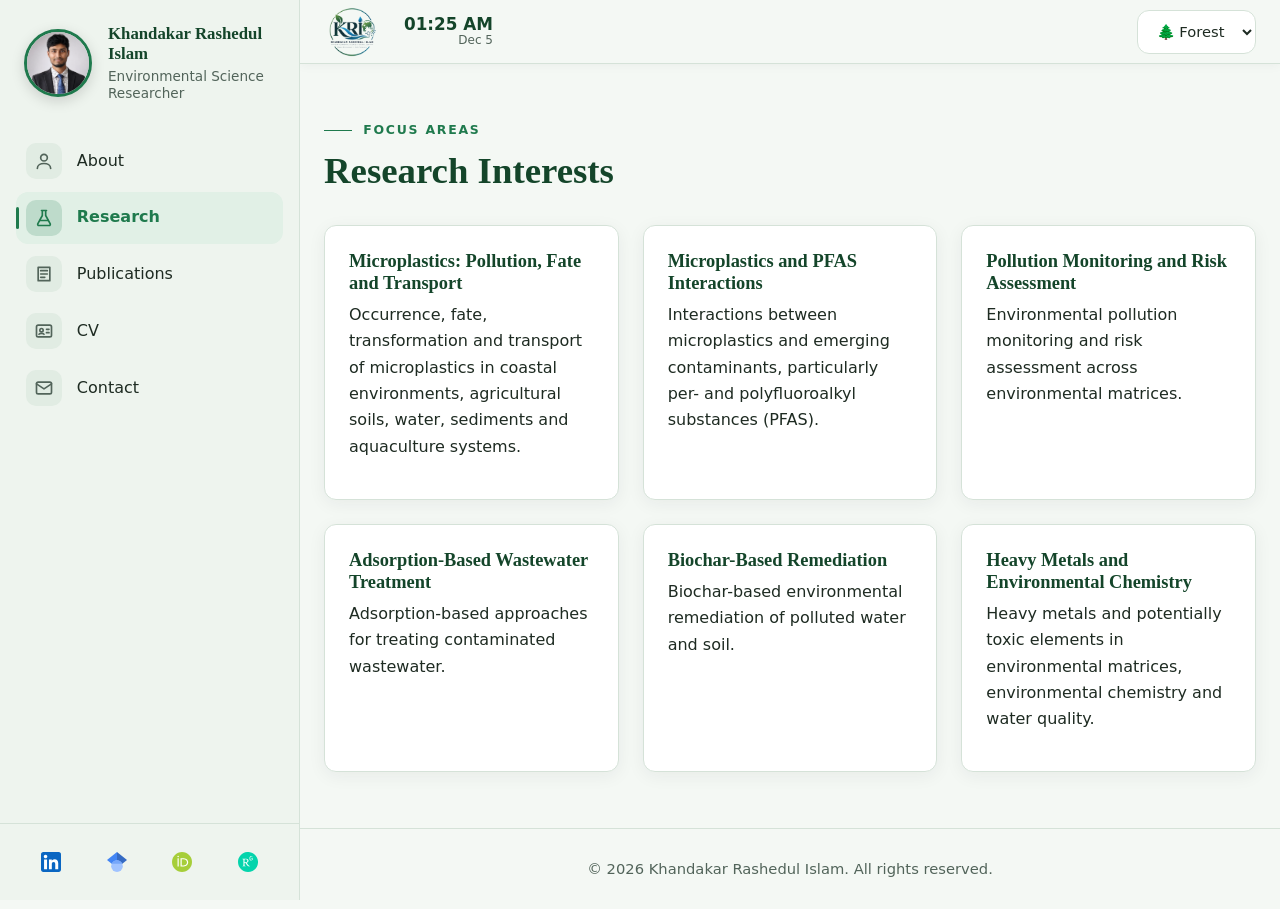
<file: research.html>
<!DOCTYPE html>
<html lang="en">
<head>
  <meta charset="UTF-8">
  <meta name="viewport" content="width=device-width, initial-scale=1">
  <title>Research Interests | Khandakar Rashedul Islam</title>
  <meta name="description" content="Research interests of Khandakar Rashedul Islam: microplastics, PFAS, adsorption-based wastewater treatment, biochar remediation and heavy metals.">
  <link rel="stylesheet" href="style.css">
    <link rel="icon" href="assets/logo.png" type="image/png">
</head>
<body>

  <!-- Falling background symbols (filled in by script.js) -->
  <div class="bg-glyphs" id="bg-glyphs" aria-hidden="true"></div>

  <a class="skip-link" href="#main">Skip to content</a>

  <!-- Dark overlay behind the sidebar on tablet and mobile -->
  <div class="sidebar-overlay" id="sidebar-overlay" hidden></div>

  <!-- ===================== SIDEBAR ===================== -->
  <aside class="sidebar" id="sidebar" aria-label="Site menu">

    <button class="icon-btn sidebar-close" id="sidebar-close" type="button" aria-label="Close menu">✕</button>

    <a class="side-brand" href="index.html">
      <!--
        SIDEBAR PHOTO: to use your photo, upload assets/profile.jpg, then replace the <span> line below with:
        <img class="side-avatar" src="assets/profile.jpg" alt="Khandakar Rashedul Islam">
      -->
      <span class="side-avatar" aria-hidden="true">KRI</span>
      <span class="side-brand-text">
        <span class="side-name">Khandakar Rashedul Islam</span>
        <span class="side-title">Environmental Science Researcher</span>
      </span>
    </a>

    <nav class="side-nav" aria-label="Main navigation">
      <ul>
        <li>
          <a href="about.html">
            <span class="nav-icon"><svg class="icon" viewBox="0 0 24 24" aria-hidden="true"><circle cx="12" cy="8" r="4"/><path d="M4 21c0-4 4-6 8-6s8 2 8 6"/></svg></span>
            About
          </a>
        </li>
        <li>
          <a href="research.html">
            <span class="nav-icon"><svg class="icon" viewBox="0 0 24 24" aria-hidden="true"><path d="M9 3h6M10 3v6L4.5 19a1.5 1.5 0 0 0 1.3 2h12.4a1.5 1.5 0 0 0 1.3-2L14 9V3"/><path d="M7 15h10"/></svg></span>
            Research
          </a>
        </li>
        <li>
          <a href="publications.html">
            <span class="nav-icon"><svg class="icon" viewBox="0 0 24 24" aria-hidden="true"><path d="M5 4h14v16H5z"/><path d="M8 8h8M8 12h8M8 16h5"/></svg></span>
            Publications
          </a>
        </li>
        <li>
          <a href="cv.html">
            <span class="nav-icon"><svg class="icon" viewBox="0 0 24 24" aria-hidden="true"><rect x="3" y="5" width="18" height="14" rx="2"/><circle cx="9" cy="11" r="2"/><path d="M6 16c.5-1.5 5.5-1.5 6 0M15 10h3M15 14h3"/></svg></span>
            CV
          </a>
        </li>
        <li>
          <a href="contact.html">
            <span class="nav-icon"><svg class="icon" viewBox="0 0 24 24" aria-hidden="true"><rect x="3" y="5" width="18" height="14" rx="2"/><path d="m3 7 9 6 9-6"/></svg></span>
            Contact
          </a>
        </li>
      </ul>
    </nav>

    <!--
      PROFILE LINKS (bottom of sidebar). This is the ONLY place you need to edit your profile links.
      The buttons in the Contact section copy these automatically.
      To activate an icon: replace href="#contact" with your real link and delete the word is-placeholder.
      To remove an icon: delete its whole <a ...> ... </a> block.
    -->
       <div class="sidebar-links" aria-label="Academic profiles">
      <a class="profile-icon" href="https://www.linkedin.com/in/khandakarrashedulislam/" data-profile="linkedin" title="LinkedIn" aria-label="LinkedIn">
        <img src="assets/icons/linkedin.svg" alt="" width="20" height="20">
      </a>
      <a class="profile-icon" href="https://scholar.google.com/citations?user=u9Iv7xsAAAAJ&amp;hl=en" data-profile="scholar" title="Google Scholar" aria-label="Google Scholar">
        <img src="assets/icons/scholar.svg" alt="" width="20" height="20">
      </a>
      <a class="profile-icon" href="https://orcid.org/0000-0001-8953-0224" data-profile="orcid" title="ORCID" aria-label="ORCID">
        <img src="assets/icons/orcid.svg" alt="" width="20" height="20">
      </a>
      <a class="profile-icon" href="https://www.researchgate.net/profile/Khandakar-Rashedul-Islam-2?ev=hdr_xprf" data-profile="researchgate" title="ResearchGate" aria-label="ResearchGate">
        <img src="assets/icons/researchgate.svg" alt="" width="20" height="20">
      </a>
    </div>

  </aside>

  <!-- ===================== MAIN AREA ===================== -->
  <div class="main-area">

    <!-- Top bar -->
    <header class="topbar">
      <div class="topbar-left">
        <button class="icon-btn menu-btn" id="menu-btn" type="button" aria-label="Open menu" aria-expanded="false" aria-controls="sidebar">
          <span class="menu-bar"></span>
          <span class="menu-bar"></span>
          <span class="menu-bar"></span>
        </button>
        <a class="site-logo" href="index.html" aria-label="Home">
          <img src="assets/logo.png" alt="Khandakar Rashedul Islam logo" width="36" height="36">
        </a>
        <div class="clock">
          <span class="clock-time" id="clock-time">--:--</span>
          <span class="clock-date" id="clock-date"></span>
        </div>
      </div>

      <div class="topbar-right">
        <label class="visually-hidden" for="theme-select">Colour theme</label>
        <select class="theme-select" id="theme-select">
          <option value="forest">🌲 Forest</option> 
          <option value="light">🌞 Light</option>
          <option value="dark">🌙 Dark</option>
         
        </select>
      </div>
    </header>

    <main id="main">

      <!-- ===================== RESEARCH ===================== -->
      <section class="section" id="research">
        <div class="container">
          <div class="section-head reveal">
            <p class="eyebrow">Focus Areas</p>
            <h2>Research Interests</h2>
          </div>

          <div class="grid-3">

            <article class="card reveal">
              <h3>Microplastics: Pollution, Fate and Transport</h3>
              <p>Occurrence, fate, transformation and transport of microplastics in coastal environments, agricultural soils, water, sediments and aquaculture systems.</p>
              <ul class="tag-list">

              </ul>
            </article>

            <article class="card reveal">
              <h3>Microplastics and PFAS Interactions</h3>
              <p>Interactions between microplastics and emerging contaminants, particularly per- and polyfluoroalkyl substances (PFAS).</p>
              <ul class="tag-list">

              </ul>
            </article>

            <article class="card reveal">
              <h3>Pollution Monitoring and Risk Assessment</h3>
              <p>Environmental pollution monitoring and risk assessment across environmental matrices.</p>
              <ul class="tag-list">

              </ul>
            </article>

            <article class="card reveal">
              <h3>Adsorption-Based Wastewater Treatment</h3>
              <p>Adsorption-based approaches for treating contaminated wastewater.</p>
              <ul class="tag-list">

              </ul>
            </article>

            <article class="card reveal">
              <h3>Biochar-Based Remediation</h3>
              <p>Biochar-based environmental remediation of polluted water and soil.</p>
              <ul class="tag-list">

              </ul>
            </article>

            <article class="card reveal">
              <h3>Heavy Metals and Environmental Chemistry</h3>
              <p>Heavy metals and potentially toxic elements in environmental matrices, environmental chemistry and water quality.</p>
              <ul class="tag-list">

              </ul>
            </article>

          </div>
        </div>
      </section>

</main>

    <!-- ===================== FOOTER ===================== -->
    <footer class="site-footer">
      <div class="container">
        <p>© <span id="current-year">2026</span> Khandakar Rashedul Islam. All rights reserved.</p>
      </div>
    </footer>

  </div>

  <script src="script.js"></script>
</body>
</html>
</file>
<file: style.css>
/* =====================================================================
   style.css: colours, fonts, layout and responsive rules
   Breakpoints:
     Desktop = 1024px and wider (default rules, sidebar always visible)
     Tablet  = 641px to 1023px  (@media max-width: 1023px, sidebar becomes a slide-in menu)
     Mobile  = 640px and narrower (@media max-width: 640px)
   ===================================================================== */

/* ---------- 1. COLOURS, FONTS AND SIZES (safe to edit) ---------- */
:root {
  --bg: #ffffff;
  --sidebar-bg: #fafbfc;
  --surface: #ffffff;
  --text: #1f2937;
  --heading: #1b365d;
  --muted: #556070;
  --primary: #0066cc;          /* MAIN ACCENT COLOUR: change this to restyle the site */
  --on-primary: #ffffff;
  --tile-bg: #eef1f5;
  --tag-bg: #e8f1fb;
  --tag-text: #0b5cab;
  --border: #e4e8ee;
  --header-bg: rgba(255, 255, 255, 0.9);
  --hero-glow: rgba(120, 176, 230, 0.35);
  --btn-shadow: 0 6px 16px rgba(0, 102, 204, 0.3);
  --warn-bg: #fef3c7;
  --warn-text: #92400e;
  --shadow: 0 4px 18px rgba(31, 41, 55, 0.06);
  --shadow-hover: 0 10px 28px rgba(31, 41, 55, 0.13);
  --radius: 12px;
  --sidebar-width: 300px;
  --topbar-height: 64px;
  --font: system-ui, -apple-system, "Segoe UI", Roboto, "Helvetica Neue", Arial, sans-serif;          /* BODY FONT */
  --font-serif: "Source Serif 4", "Source Serif Pro", Georgia, "Times New Roman", serif;               /* HEADING FONT */
}

[data-theme="dark"] {
  --bg: #0f1720;
  --sidebar-bg: #121c27;
  --surface: #17222f;
  --text: #dbe3ec;
  --heading: #eaf2fb;
  --muted: #9aa8b8;
  --primary: #4da3ff;
  --on-primary: #06121f;
  --tile-bg: #1f2c3a;
  --tag-bg: #16314d;
  --tag-text: #9ccbff;
  --border: #2a3a4b;
  --header-bg: rgba(15, 23, 32, 0.9);
  --hero-glow: rgba(77, 163, 255, 0.18);
  --btn-shadow: 0 6px 16px rgba(77, 163, 255, 0.25);
  --warn-bg: #78350f;
  --warn-text: #fde68a;
  --shadow: 0 4px 18px rgba(0, 0, 0, 0.35);
  --shadow-hover: 0 10px 28px rgba(0, 0, 0, 0.5);
}

[data-theme="forest"] {
  --bg: #f4f8f4;
  --sidebar-bg: #eef4ee;
  --surface: #ffffff;
  --text: #1e2b22;
  --heading: #14452a;
  --muted: #52645a;
  --primary: #1f7a4d;
  --tile-bg: #e1ece3;
  --tag-bg: #e1f0e6;
  --tag-text: #176239;
  --border: #d5e2d8;
  --header-bg: rgba(244, 248, 244, 0.9);
  --hero-glow: rgba(110, 190, 140, 0.35);
  --btn-shadow: 0 6px 16px rgba(31, 122, 77, 0.3);
}

/* ---------- 2. BASIC RESET ---------- */
*, *::before, *::after { box-sizing: border-box; }

[hidden] { display: none !important; }

html {
  scroll-behavior: smooth;
  scroll-padding-top: calc(var(--topbar-height) + 12px);
}

body {
  margin: 0;
  font-family: var(--font);
  font-size: 1rem;
  line-height: 1.65;
  color: var(--text);
  background: var(--bg);
  transition: background 0.25s ease, color 0.25s ease;
}

img { max-width: 100%; height: auto; }
a { color: var(--primary); }

h1, h2, h3 {
  font-family: var(--font-serif);
  color: var(--heading);
  line-height: 1.2;
  margin: 0 0 0.5rem;
}
h3 { font-size: 1.15rem; }
p { margin: 0 0 0.9rem; }

:focus-visible { outline: 3px solid var(--primary); outline-offset: 3px; }

.container { width: min(1024px, 100% - 3rem); margin-inline: auto; }

.visually-hidden {
  position: absolute;
  width: 1px;
  height: 1px;
  overflow: hidden;
  clip: rect(0 0 0 0);
  white-space: nowrap;
}

.skip-link {
  position: absolute;
  left: -999px;
  top: 0;
  background: var(--primary);
  color: var(--on-primary);
  padding: 0.6rem 1rem;
  z-index: 100;
}
.skip-link:focus { left: 0; }

/* Small line icons used in buttons and the menu */
.icon {
  width: 20px;
  height: 20px;
  flex: 0 0 auto;
  fill: none;
  stroke: currentColor;
  stroke-width: 2;
  stroke-linecap: round;
  stroke-linejoin: round;
}

/* ---------- 3. FALLING BACKGROUND SYMBOLS ---------- */
.bg-glyphs {
  position: fixed;
  inset: 0;
  overflow: hidden;
  pointer-events: none;
  z-index: 0;
}
.glyph {
  position: absolute;
  top: -10vh;
  color: var(--primary);
  opacity: 0.1;
  user-select: none;
  animation-name: glyph-fall;
  animation-timing-function: linear;
  animation-iteration-count: infinite;
}
@keyframes glyph-fall {
  from { transform: translateY(0) rotate(0deg); }
  to   { transform: translateY(120vh) rotate(360deg); }
}

/* ---------- 4. SIDEBAR ---------- */
.sidebar {
  position: fixed;
  top: 0;
  bottom: 0;
  left: 0;
  width: var(--sidebar-width);
  z-index: 30;
  display: flex;
  flex-direction: column;
  background: var(--sidebar-bg);
  border-right: 1px solid var(--border);
  overflow-y: auto;
}

.side-brand {
  display: flex;
  align-items: center;
  gap: 1rem;
  padding: 1.5rem 1.5rem 1.25rem;
  text-decoration: none;
  color: var(--heading);
}
.side-avatar {
  flex: 0 0 auto;
  width: 68px;
  height: 68px;
  border-radius: 50%;
  object-fit: cover;
  border: 3px solid var(--primary);
  box-shadow: 0 4px 14px rgba(0, 0, 0, 0.15);
  display: grid;
  place-items: center;
  background: var(--tag-bg);
  color: var(--primary);
  font-family: var(--font-serif);
  font-weight: 800;
}
.side-brand-text { display: flex; flex-direction: column; min-width: 0; }
.side-name {
  font-family: var(--font-serif);
  font-size: 1.05rem;
  font-weight: 600;
  line-height: 1.2;
}
.side-title { font-size: 0.85rem; color: var(--muted); line-height: 1.3; margin-top: 0.2rem; }

.side-nav { padding: 0.75rem 1rem; }
.side-nav ul { list-style: none; margin: 0; padding: 0; }
.side-nav li { margin-bottom: 0.3rem; }
.side-nav a {
  display: flex;
  align-items: center;
  gap: 0.9rem;
  padding: 0.5rem 0.65rem;
  border-radius: 12px;
  color: var(--text);
  text-decoration: none;
  font-weight: 500;
}
.nav-icon {
  display: grid;
  place-items: center;
  width: 36px;
  height: 36px;
  border-radius: 10px;
  background: var(--tile-bg);
  color: var(--muted);
}
.side-nav a:hover { background: var(--tile-bg); }
.side-nav a:hover .nav-icon { background: var(--tag-bg); color: var(--primary); }

.sidebar-links {
  margin-top: auto;
  display: flex;
  justify-content: space-around;
  gap: 0.25rem;
  padding: 1rem 1.25rem;
  border-top: 1px solid var(--border);
}
.profile-icon {
  display: inline-flex;
  align-items: center;
  justify-content: center;
  width: 44px;
  height: 44px;
  border-radius: 50%;
  color: var(--muted);
  font-weight: 800;
  font-size: 0.95rem;
  text-decoration: none;
}
.profile-icon:hover { background: var(--tile-bg); color: var(--primary); }

.icon-btn.sidebar-close { display: none; position: absolute; top: 0.75rem; right: 0.75rem; }
.sidebar-overlay {
  position: fixed;
  inset: 0;
  z-index: 60;
  background: rgba(0, 0, 0, 0.4);
}

/* ---------- 5. MAIN AREA AND TOP BAR ---------- */
.main-area {
  position: relative;
  z-index: 1;
  margin-left: var(--sidebar-width);
}

.topbar {
  position: sticky;
  top: 0;
  z-index: 40;
  display: flex;
  align-items: center;
  justify-content: space-between;
  gap: 1rem;
  height: var(--topbar-height);
  padding: 0 1.5rem;
  background: var(--header-bg);
  backdrop-filter: blur(10px);
  -webkit-backdrop-filter: blur(10px);
  border-bottom: 1px solid var(--border);
  box-shadow: 0 2px 10px rgba(0, 0, 0, 0.04);
}
.topbar-left { display: flex; align-items: center; gap: 1rem; }

.clock { display: flex; flex-direction: column; line-height: 1.15; margin-left: 0.5rem; }
.clock-time { font-weight: 700; color: var(--heading); font-size: 1.05rem; }
.clock-date { font-size: 0.75rem; color: var(--muted); text-align: right; }

.theme-select {
  min-height: 44px;
  padding: 0.4rem 0.9rem;
  border-radius: 12px;
  border: 1px solid var(--border);
  background: var(--surface);
  color: var(--text);
  font: inherit;
  font-size: 0.92rem;
  cursor: pointer;
}

.icon-btn {
  width: 44px;
  height: 44px;
  border-radius: 12px;
  border: 1px solid var(--border);
  background: var(--surface);
  color: var(--text);
  font-size: 1.1rem;
  cursor: pointer;
  display: inline-flex;
  align-items: center;
  justify-content: center;
}
.icon-btn:hover { background: var(--tile-bg); }

/* The ☰ button is hidden on desktop */
.menu-btn { display: none; flex-direction: column; gap: 4px; }
.menu-bar { display: block; width: 18px; height: 2px; background: currentColor; border-radius: 2px; }

/* ---------- 6. BUTTONS ---------- */
.btn {
  display: inline-flex;
  align-items: center;
  justify-content: center;
  gap: 0.5rem;
  min-height: 44px;
  padding: 0.6rem 1.2rem;
  border-radius: 8px;
  border: 1px solid var(--primary);
  font-weight: 600;
  text-decoration: none;
  cursor: pointer;
  transition: transform 0.15s ease, border-color 0.15s ease, background 0.15s ease;
}
.btn:hover { transform: translateY(-2px); }
.btn-primary { background: var(--primary); color: var(--on-primary); box-shadow: var(--btn-shadow); }
.btn-outline { background: var(--surface); color: var(--text); border-color: var(--border); }
.btn-outline:hover { border-color: var(--primary); color: var(--primary); }
.btn-small { min-height: 38px; padding: 0.3rem 1rem; font-size: 0.88rem; }

.button-row { display: flex; flex-wrap: wrap; gap: 0.75rem; margin-top: 1.5rem; }

/* Links that still contain placeholder addresses */
.is-placeholder {
  opacity: 0.55;
  border-style: dashed;
  pointer-events: none;
}
.is-placeholder::after {
  content: " (add link)";
  font-size: 0.75em;
  font-weight: 400;
  margin-left: 0.3em;
}
.profile-icon.is-placeholder::after { content: none; }

/* ---------- 7. HERO ---------- */
.hero { padding: 2.5rem 0 1.5rem; }
.hero-card {
  display: grid;
  grid-template-columns: 1fr 240px;
  gap: 2.5rem;
  align-items: center;
  padding: 3rem;
  border: 1px solid var(--border);
  border-radius: 6px;
  background:
    radial-gradient(ellipse at 18% 25%, var(--hero-glow), transparent 55%),
    var(--surface);
}

.pill {
  display: inline-flex;
  align-items: center;
  gap: 0.55rem;
  margin-bottom: 1.5rem;
  padding: 0.4rem 0.95rem;
  border: 1px solid var(--border);
  border-radius: 999px;
  background: var(--surface);
  font-size: 0.85rem;
  color: var(--text);
}
.pill-dot {
  width: 8px;
  height: 8px;
  border-radius: 50%;
  background: var(--primary);
  box-shadow: 0 0 0 3px var(--tag-bg);
}

.hero h1 { font-size: clamp(2.2rem, 2.8vw, 2.6rem); font-weight: 600; margin-bottom: 0.6rem; }
.hero-subtitle {
  font-family: var(--font-serif);
  font-size: 1.4rem;
  font-weight: 600;
  color: var(--heading);
  opacity: 0.85;
  margin-bottom: 1rem;
}
.hero-intro { max-width: 65ch; color: var(--muted); font-size: 1.05rem; }

.hero-photo-wrap { display: flex; justify-content: center; }
.hero-photo {
  width: 100%;
  max-width: 230px;
  aspect-ratio: 1 / 1;
  object-fit: cover;
  border-radius: 50%;
  border: 3px solid var(--primary);
  box-shadow: 0 10px 30px rgba(0, 0, 0, 0.18);
}
div.hero-photo {
  display: grid;
  place-items: center;
  background: linear-gradient(135deg, var(--tag-bg), var(--tile-bg));
  color: var(--primary);
  font-family: var(--font-serif);
  font-size: 3.5rem;
  font-weight: 700;
}

/* ---------- 8. STATS, DIVIDER ---------- */
.stats { padding: 1rem 0 0; }
.stats-grid { display: grid; grid-template-columns: repeat(3, 1fr); gap: 1.25rem; }
.stat { text-align: center; padding: 1.25rem; }
.stat-number {
  display: block;
  font-family: var(--font-serif);
  font-size: 2.2rem;
  font-weight: 700;
  color: var(--primary);
  line-height: 1.2;
}
.stat-label { display: block; color: var(--muted); font-size: 0.95rem; }

.divider {
  border: 0;
  height: 1px;
  margin: 3rem 0 0;
  background: linear-gradient(90deg, transparent, var(--border), transparent);
}

/* ---------- 9. SECTIONS AND CARDS ---------- */
.section { padding: 3.5rem 0; }
.section-head { margin-bottom: 2rem; }
.section-head h2 { font-size: clamp(1.8rem, 3vw, 2.3rem); font-weight: 600; }
.section-lead { color: var(--muted); max-width: 70ch; margin-top: 0.5rem; }

.eyebrow {
  display: flex;
  align-items: center;
  gap: 0.7rem;
  margin: 0 0 0.5rem;
  font-size: 0.78rem;
  font-weight: 700;
  letter-spacing: 0.14em;
  text-transform: uppercase;
  color: var(--primary);
}
.eyebrow::before { content: ""; width: 28px; height: 1px; background: currentColor; }

.card {
  background: var(--surface);
  border: 1px solid var(--border);
  border-radius: var(--radius);
  padding: 1.5rem;
  box-shadow: var(--shadow);
  transition: transform 0.2s ease, box-shadow 0.2s ease;
}
.card:hover { transform: translateY(-3px); box-shadow: var(--shadow-hover); }

.grid-3 { display: grid; grid-template-columns: repeat(3, 1fr); gap: 1.5rem; }

.tag-list { display: flex; flex-wrap: wrap; gap: 0.5rem; list-style: none; margin: 0.75rem 0 0; padding: 0; }
.tag {
  background: var(--tag-bg);
  color: var(--tag-text);
  padding: 0.2rem 0.75rem;
  border-radius: 999px;
  font-size: 0.82rem;
  font-weight: 600;
}

/* About */
.about-grid { display: grid; grid-template-columns: 1.1fr 0.9fr; gap: 1.5rem; align-items: start; }
.stack { display: grid; gap: 1.5rem; }
.skills-card { margin-top: 1.5rem; }
.plain-list { list-style: none; margin: 0; padding: 0; }
.plain-list li { margin-bottom: 0.9rem; }
.plain-list li:last-child { margin-bottom: 0; }
.item-meta { display: block; color: var(--muted); font-size: 0.92rem; }

.placeholder-text {
  background: var(--warn-bg);
  color: var(--warn-text);
  padding: 0 0.35em;
  border-radius: 4px;
}

/* ---------- 10. PUBLICATIONS ---------- */
.notice {
  background: var(--warn-bg);
  color: var(--warn-text);
  border-left: 4px solid var(--warn-text);
  border-radius: 12px;
  padding: 1rem 1.25rem;
  margin-bottom: 1.5rem;
}

.filter-bar { display: flex; flex-wrap: wrap; gap: 0.5rem; margin-bottom: 1.5rem; }
.filter-btn {
  min-height: 40px;
  padding: 0.35rem 1rem;
  border-radius: 999px;
  border: 1px solid var(--border);
  background: var(--surface);
  color: var(--text);
  font: inherit;
  font-size: 0.9rem;
  font-weight: 600;
  cursor: pointer;
}
.filter-btn:hover { background: var(--tag-bg); }
.filter-btn[aria-pressed="true"] {
  background: var(--primary);
  color: var(--on-primary);
  border-color: var(--primary);
}

.pub-list { display: grid; gap: 1.25rem; }
.pub-badges { display: flex; flex-wrap: wrap; gap: 0.5rem; margin-bottom: 0.6rem; }
.badge {
  background: var(--tag-bg);
  color: var(--tag-text);
  font-size: 0.72rem;
  font-weight: 700;
  letter-spacing: 0.05em;
  text-transform: uppercase;
  padding: 0.15rem 0.65rem;
  border-radius: 999px;
}
.badge-placeholder { background: var(--warn-bg); color: var(--warn-text); }
.pub-title { overflow-wrap: anywhere; }
.pub-authors { color: var(--muted); margin-bottom: 0.3rem; }
.pub-journal { margin-bottom: 0; }
.pub-year { font-weight: 700; }
.pub-links { display: flex; flex-wrap: wrap; gap: 0.5rem; margin-top: 0.9rem; }
.empty-message { color: var(--muted); text-align: center; margin-top: 1rem; }

/* ---------- 11. CV AND CONTACT ---------- */
.cv-card { text-align: center; padding: 2rem 1.5rem; }
.contact-grid { display: grid; grid-template-columns: 1fr 1fr; gap: 1.5rem; }
.contact-email { font-size: 1.1rem; font-weight: 600; overflow-wrap: anywhere; }
.link-list { display: flex; flex-wrap: wrap; gap: 0.6rem; list-style: none; margin: 0.5rem 0 0; padding: 0; }

/* ---------- 12. FOOTER ---------- */
.site-footer {
  border-top: 1px solid var(--border);
  padding: 1.75rem 0;
  text-align: center;
  color: var(--muted);
  font-size: 0.92rem;
}
.site-footer p { margin: 0; }

/* ---------- 13. SCROLL FADE-IN (only active when JavaScript runs) ---------- */
.js .reveal {
  opacity: 0;
  transform: translateY(24px);
  transition: opacity 0.6s ease, transform 0.6s ease, box-shadow 0.2s ease;
}
.js .reveal.is-visible { opacity: 1; transform: none; }

/* =====================================================================
   TABLET VERSION: 641px to 1023px
   The sidebar turns into a menu that slides in from the left.
   ===================================================================== */
@media (max-width: 1023px) {
  .main-area { margin-left: 0; }

  .sidebar {
    width: min(320px, 85vw);
    z-index: 70;
    transform: translateX(-100%);
    visibility: hidden;
    transition: transform 0.25s ease, visibility 0s linear 0.25s;
    box-shadow: var(--shadow-hover);
  }
  .sidebar.is-open {
    transform: none;
    visibility: visible;
    transition: transform 0.25s ease, visibility 0s;
  }
   .icon-btn.sidebar-close { display: inline-flex; }
  .menu-btn { display: inline-flex; }
  .clock { margin-left: 0; }
  .topbar { padding: 0 1rem; }

  .hero-card { grid-template-columns: 1fr 180px; gap: 2rem; padding: 2.25rem; }
  .hero-photo { max-width: 180px; }
  div.hero-photo { font-size: 2.8rem; }

  .section { padding: 3rem 0; }
  .grid-3 { grid-template-columns: repeat(2, 1fr); }
  .about-grid { grid-template-columns: 1fr; }
  .contact-grid { grid-template-columns: 1fr; }
}

/* =====================================================================
   MOBILE VERSION: 640px and narrower
   ===================================================================== */
@media (max-width: 640px) {
  .container { width: min(1024px, 100% - 2rem); }

  .hero { padding: 1.5rem 0 1rem; }
  .hero-card { grid-template-columns: 1fr; gap: 1.5rem; padding: 1.5rem; }
  .hero-photo-wrap { order: -1; }
  .hero-photo { max-width: 160px; }
  div.hero-photo { font-size: 2.3rem; }
  .hero-subtitle { font-size: 1.15rem; }
  .hero-intro { font-size: 1rem; }

  .button-row { flex-direction: column; }
  .button-row .btn { width: 100%; }

  .stats-grid { grid-template-columns: 1fr; }

  .section { padding: 2.5rem 0; }
  .grid-3 { grid-template-columns: 1fr; }
  .card { padding: 1.25rem; }

  .theme-select { font-size: 0.85rem; padding: 0.4rem 0.6rem; }
  .pub-links .btn, .link-list .btn { min-height: 44px; }
}

/* ---------- Respect visitors who prefer less motion ---------- */
@media (prefers-reduced-motion: reduce) {
  html { scroll-behavior: auto; }
  .js .reveal { opacity: 1; transform: none; transition: none; }
  .card, .btn, .sidebar { transition: none; }
}
/* ---------- CV button when the PDF has not been uploaded yet ---------- */
.is-unavailable {
  opacity: 0.55;
  border-style: dashed;
  pointer-events: none;
}
.is-unavailable::after {
  content: " (coming soon)";
  font-size: 0.75em;
  font-weight: 400;
  margin-left: 0.3em;
}
/* =====================================================================
   PUBLICATIONS: filter panel, cards, and the active sidebar link
   (matches the reference publications page)
   ===================================================================== */

/* ---------- Filter panel ---------- */
.filter-panel { display: none; }
.js .filter-panel {
  display: flex;
  flex-wrap: wrap;
  align-items: flex-end;
  gap: 1rem;
  padding: 1.25rem;
  margin-bottom: 1.75rem;
  border: 1px solid var(--border);
  border-radius: var(--radius);
  background: var(--surface);
}
.field { display: flex; flex-direction: column; gap: 0.4rem; }
.field-grow { flex: 1 1 220px; }
.field-label {
  font-size: 0.72rem;
  font-weight: 700;
  letter-spacing: 0.14em;
  text-transform: uppercase;
  color: var(--muted);
}
.field-input {
  width: 100%;
  min-height: 44px;
  padding: 0.5rem 0.9rem;
  border: 1px solid var(--border);
  border-radius: 10px;
  background: var(--surface);
  color: var(--text);
  font: inherit;
  font-size: 0.95rem;
}
.field select.field-input { min-width: 150px; cursor: pointer; }

.view-toggle {
  display: inline-flex;
  padding: 4px;
  border: 1px solid var(--border);
  border-radius: 10px;
  background: var(--bg);
}
.view-btn {
  display: inline-flex;
  align-items: center;
  gap: 0.4rem;
  min-height: 36px;
  padding: 0.3rem 0.9rem;
  border: 0;
  border-radius: 8px;
  background: transparent;
  color: var(--muted);
  font: inherit;
  font-size: 0.85rem;
  font-weight: 600;
  cursor: pointer;
}
.view-btn[aria-pressed="true"] {
  background: var(--surface);
  color: var(--primary);
  box-shadow: var(--shadow);
}
.icon-sm { width: 16px; height: 16px; }

/* ---------- Publication cards ---------- */
.pub-card { position: relative; padding: 1.4rem 1.5rem; }
.pub-card:hover {
  border-color: var(--primary);
  box-shadow: 0 14px 34px var(--hero-glow);
}
.pub-main { padding-right: 3rem; }
.pub-title { font-size: 1.2rem; margin-bottom: 0.5rem; }
.pub-authors { color: var(--text); font-weight: 500; margin-bottom: 0.7rem; }

.pub-meta {
  display: flex;
  flex-wrap: wrap;
  align-items: center;
  gap: 0.6rem 1.1rem;
  color: var(--muted);
  font-size: 0.95rem;
}
.meta-item { display: inline-flex; align-items: center; gap: 0.45rem; }
.pub-year { font-weight: 600; }

.type-badge {
  display: inline-flex;
  align-items: center;
  padding: 0.2rem 0.7rem;
  border-radius: 999px;
  border: 1px solid transparent;
  font-size: 0.75rem;
  font-weight: 700;
}
.type-journal { background: #e3f5e8; color: #1c6b3a; border-color: #bfe5cb; }
.type-preprint { background: #ece7fb; color: #5b3fc4; border-color: #d6cdf6; }
.type-review, .type-placeholder { background: var(--warn-bg); color: var(--warn-text); }
[data-theme="dark"] .type-journal { background: #12301f; color: #8fe0ad; border-color: #1f4d33; }
[data-theme="dark"] .type-preprint { background: #2a2150; color: #c4b5fd; border-color: #3d3274; }

/* Details that collapse (Compact view hides them) */
.pub-extra { display: none; margin-top: 0.9rem; }
.pub-card.is-open .pub-extra { display: block; }
.pub-tags { margin: 0 0 0.9rem; }
.pub-tags .tag {
  background: var(--tile-bg);
  color: var(--muted);
  font-weight: 500;
  font-size: 0.78rem;
  border-radius: 8px;
}
.pub-summary { color: var(--text); margin-bottom: 0.9rem; }
.pub-links .btn { border-radius: 10px; }

/* Collapse / expand arrow */
.pub-toggle {
  display: none;
  position: absolute;
  right: 1rem;
  bottom: 1rem;
  width: 36px;
  height: 36px;
  align-items: center;
  justify-content: center;
  border: 1px solid var(--border);
  border-radius: 50%;
  background: var(--surface);
  color: var(--muted);
  cursor: pointer;
}
.js .pub-toggle { display: inline-flex; }
.pub-toggle:hover { color: var(--primary); border-color: var(--primary); }
.pub-toggle .icon { transition: transform 0.2s ease; }
.pub-card:not(.is-open) .pub-toggle .icon { transform: rotate(180deg); }

/* ---------- Active link in the sidebar (changes as you scroll) ---------- */
.side-nav a { position: relative; }
.side-nav a.is-active {
  background: var(--tag-bg);
  color: var(--primary);
  font-weight: 600;
}
.side-nav a.is-active::before {
  content: "";
  position: absolute;
  left: 0;
  top: 50%;
  width: 3px;
  height: 22px;
  border-radius: 3px;
  background: var(--primary);
  transform: translateY(-50%);
}
.side-nav a.is-active .nav-icon { background: rgba(0, 102, 204, 0.15); color: var(--primary); }
[data-theme="dark"] .side-nav a.is-active .nav-icon { background: rgba(77, 163, 255, 0.25); }
[data-theme="forest"] .side-nav a.is-active .nav-icon { background: rgba(31, 122, 77, 0.18); }

/* ---------- Mobile (640px and narrower) ---------- */
@media (max-width: 640px) {
  .js .filter-panel { flex-direction: column; align-items: stretch; }
  .field select.field-input { width: 100%; }
  .view-toggle { align-self: flex-start; }
  .pub-card { padding-bottom: 3.75rem; }
  .pub-main { padding-right: 0; }
}
/* ---------- Publications: Compact view (card is closed) ---------- */
.pub-card:not(.is-open) .pub-authors,
.pub-card:not(.is-open) .meta-category {
  display: none;
}
.pub-card:not(.is-open) {
  padding-top: 1.1rem;
  padding-bottom: 1.1rem;
}
.pub-card:not(.is-open) .pub-title {
  font-size: 1.1rem;
  margin-bottom: 0.55rem;
}
.pub-card:not(.is-open) .pub-main {
  padding-right: 3rem;
}
/* Keep the arrow centred on the right side while the card is compact */
.pub-card:not(.is-open) .pub-toggle {
  top: 50%;
  bottom: auto;
  transform: translateY(-50%);
}
/* ---------- Publications: hide the Placeholder and Journal badges (both views) ---------- */
.type-placeholder,
.type-journal {
  display: none;
}

/* ---------- Publications: DOI button beside the year in Compact view ---------- */
.compact-doi { display: none; }
.pub-card:not(.is-open) .compact-doi { display: inline-flex; }

/* In Compact view the bottom button row is hidden (the DOI is shown beside the year instead) */
.pub-card:not(.is-open) .pub-links { display: none; }
/* =====================================================================
   CV VIEWER
   ===================================================================== */
.cv-actions { display: flex; flex-wrap: wrap; gap: 0.75rem; margin-bottom: 1.25rem; }

.cv-viewer {
  border: 1px solid var(--border);
  border-radius: var(--radius);
  background: var(--surface);
  box-shadow: var(--shadow);
  overflow: hidden;
}
.cv-frame {
  display: block;
  width: 100%;
  height: 80vh;
  min-height: 520px;
  border: 0;
  background: var(--surface);
}
.cv-fallback { display: none; margin: 0; padding: 1.25rem; color: var(--muted); }

/* Hidden automatically until your cv.pdf has been uploaded (set by script.js) */
.cv-missing .cv-viewer { display: none; }

/* Tablet */
@media (max-width: 1023px) {
  .cv-frame { height: 70vh; }
}

/* Mobile: phones cannot show an embedded PDF reliably, so use buttons instead */
@media (max-width: 640px) {
  .cv-frame { display: none; }
  .cv-fallback { display: block; }
  .cv-actions .btn { width: 100%; }
}

/* LOGO IN THE TOP BAR */
.site-logo { display: inline-flex; flex: 0 0 auto;}
.site-logo img { display: block; width: 56px; height: 56px; object-fit: contain; border-radius: 8px; }
/* =====================================================================
   CV PREVIEW ON TABLET AND PHONE (pages drawn by script.js)
   ===================================================================== */
.cv-pages { display: none; }

@media (max-width: 1023px) {
  .cv-frame { display: none; }
  .cv-pages {
    display: block;
    max-height: 75vh;
    overflow-y: auto;
    -webkit-overflow-scrolling: touch;
    padding: 0.5rem;
    background: var(--tile-bg);
  }
  .cv-pages:empty { display: none; }
  .cv-pages canvas {
    display: block;
    width: 100%;
    height: auto;
    margin: 0 auto 0.5rem;
    background: #ffffff;
    box-shadow: var(--shadow);
  }
  .cv-viewer.has-pages .cv-fallback { display: none; }
  .cv-viewer.cv-failed .cv-fallback { display: block; }
}
/* =====================================================================
   OFFICIAL PROFILE LOGOS IN THE SIDEBAR
   ===================================================================== */
.profile-icon img {
  display: block;
  width: 20px;
  height: 20px;
  object-fit: contain;
  transition: transform 0.15s ease;
}
.profile-icon:hover img { transform: scale(1.12); }
</file>
